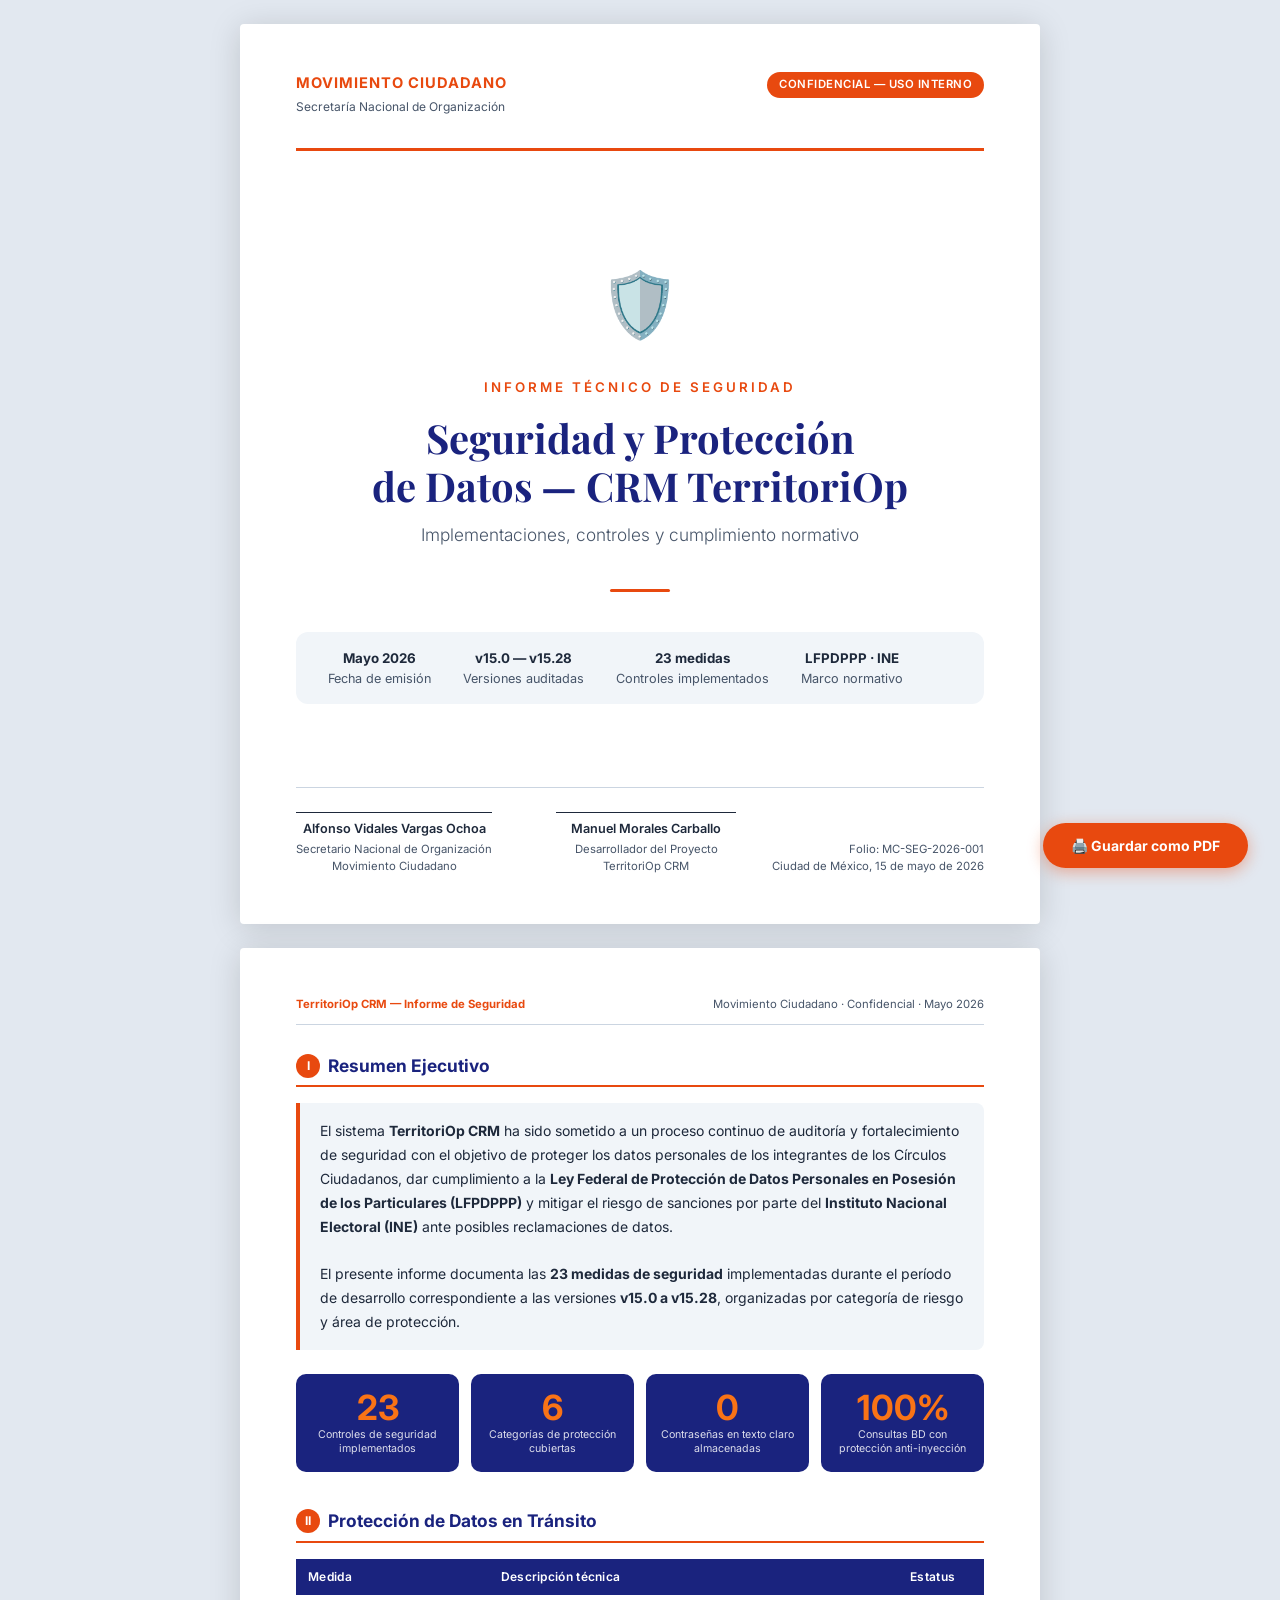
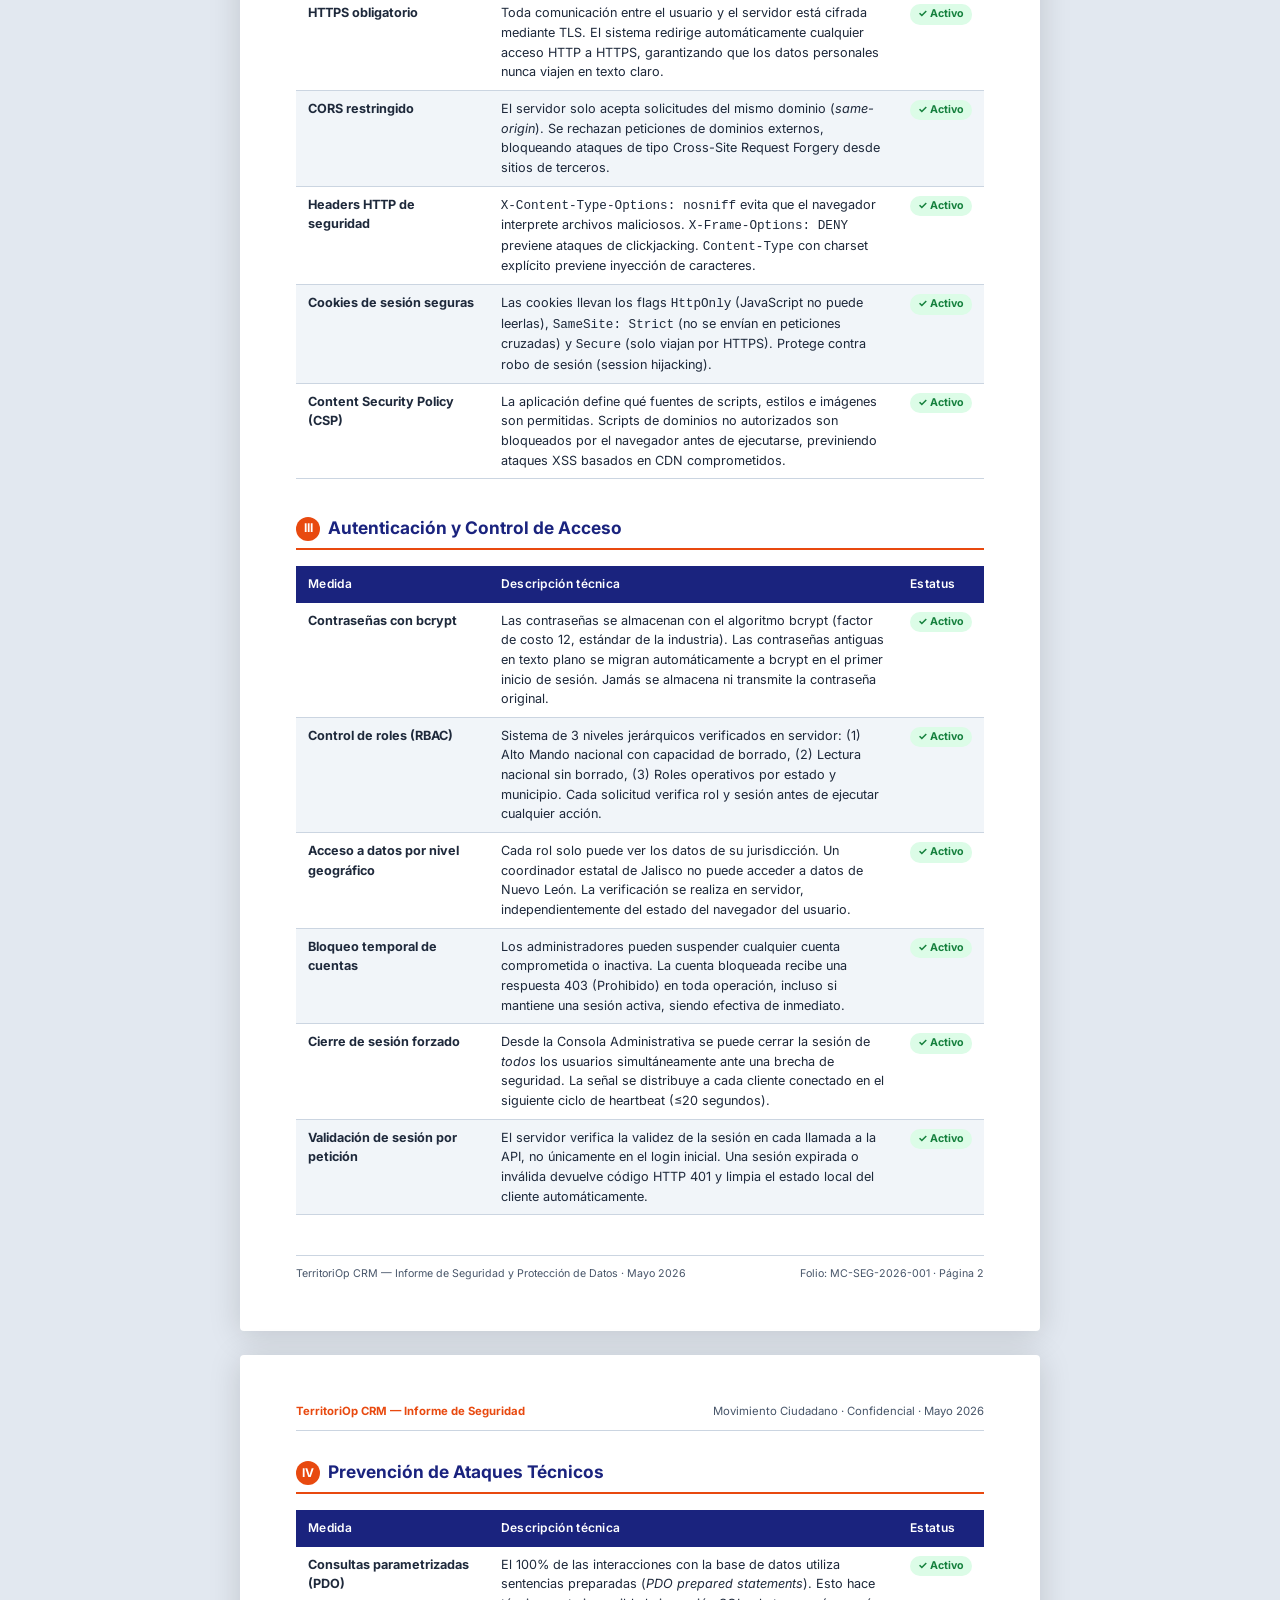
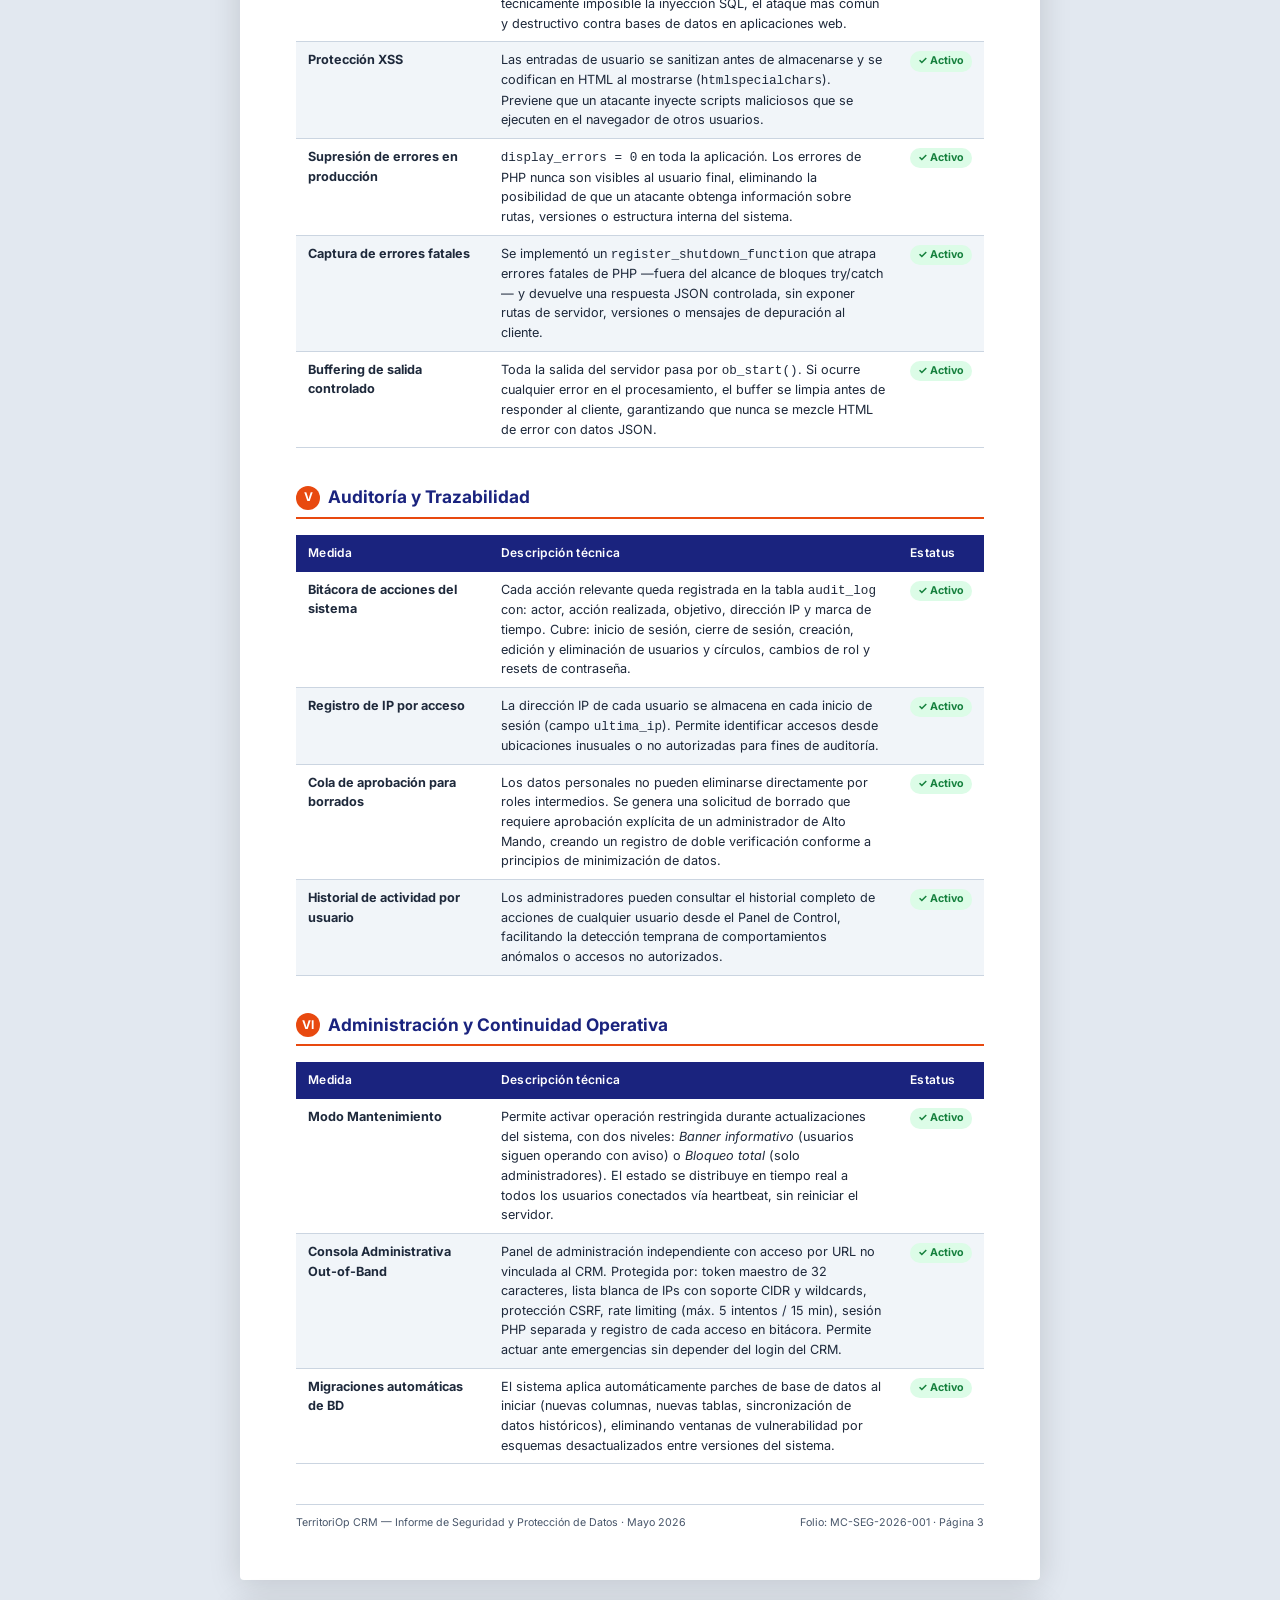
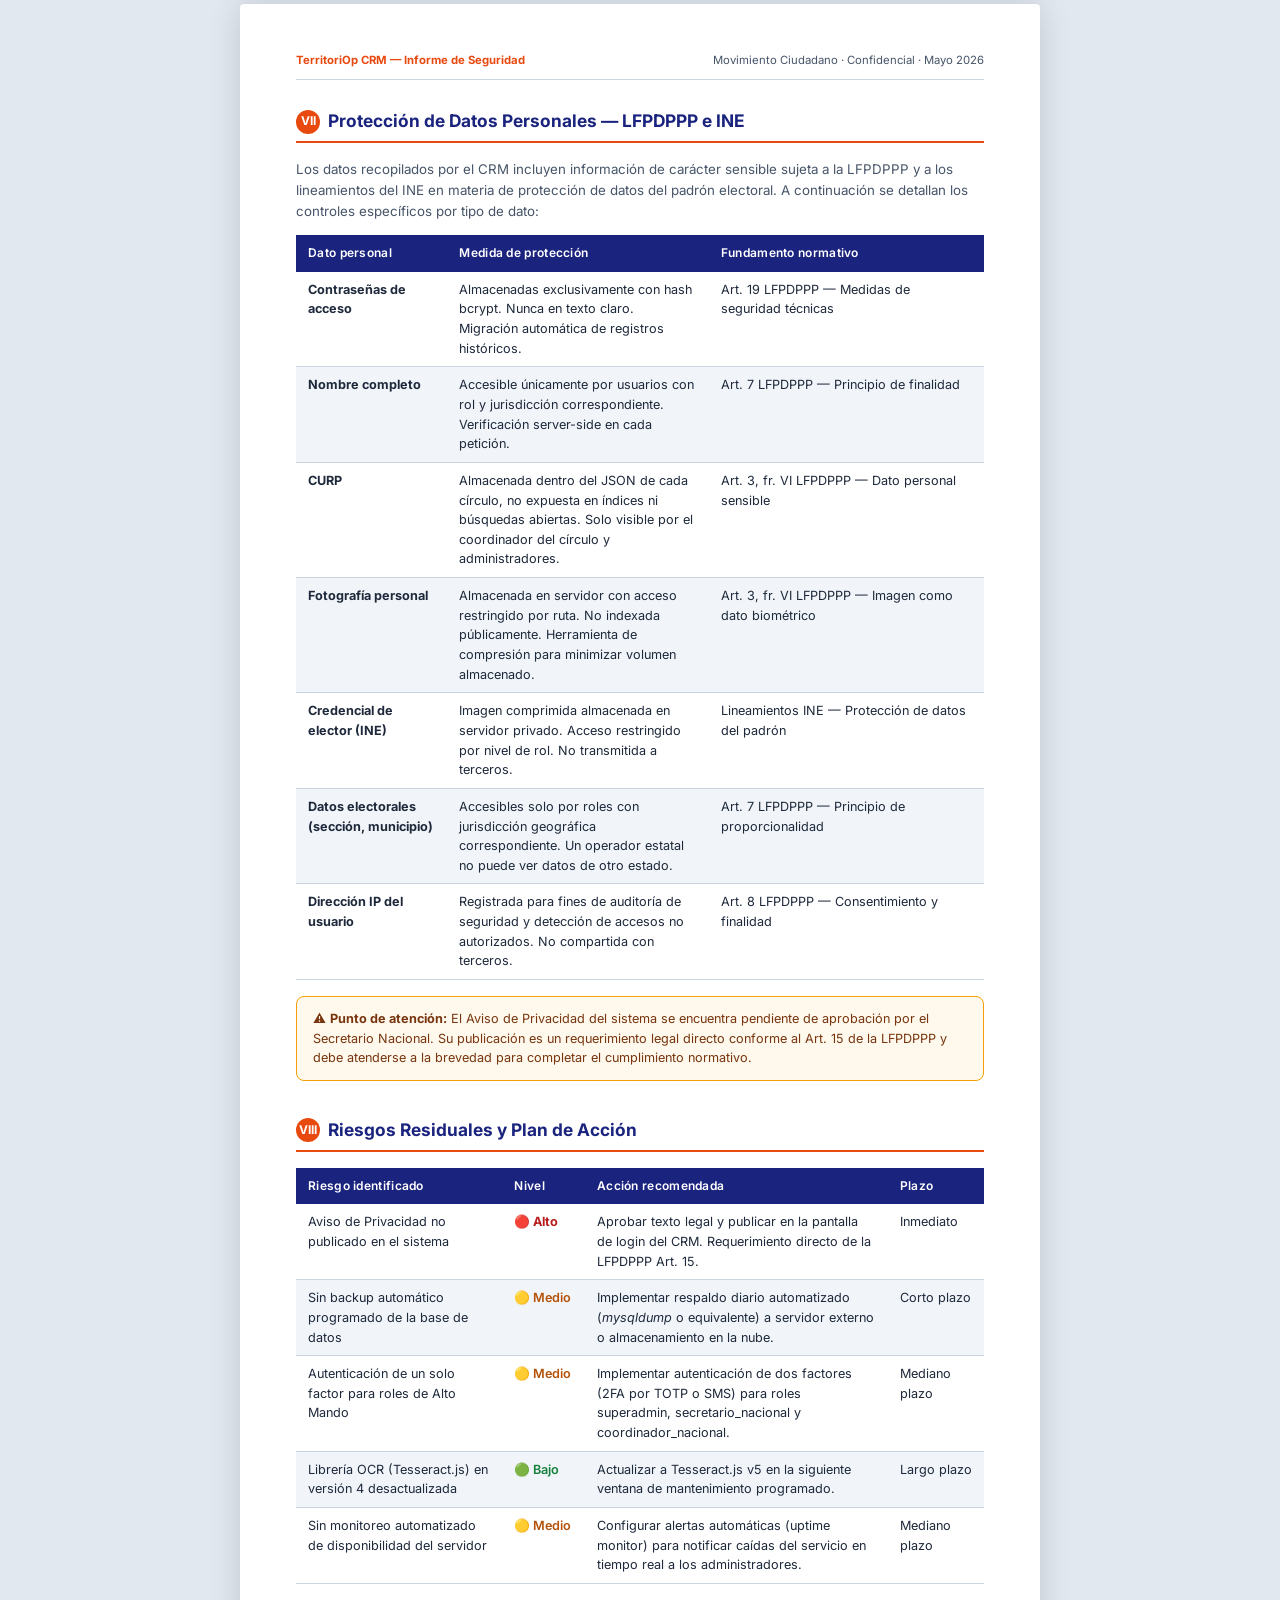
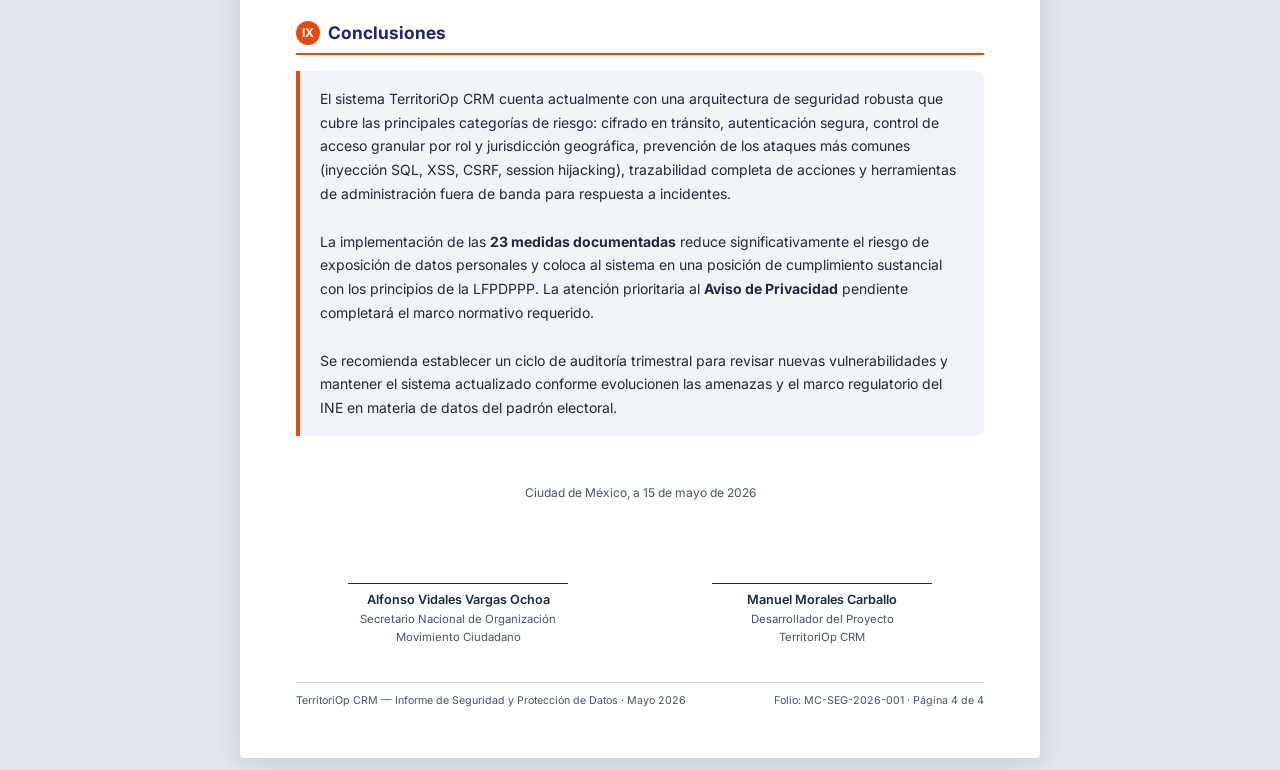
<file: informe-seguridad-crm-2026.html>
<!DOCTYPE html>
<html lang="es">
<head>
<meta charset="UTF-8">
<meta name="viewport" content="width=device-width, initial-scale=1.0">
<title>Informe de Seguridad — TerritoriOp CRM 2026</title>
<style>
  /* ── Fuentes ── */
  @import url('https://fonts.googleapis.com/css2?family=Inter:wght@300;400;500;600;700&family=Playfair+Display:wght@700&display=swap');

  /* ── Reset ── */
  *, *::before, *::after { box-sizing: border-box; margin: 0; padding: 0; }

  /* ── Variables ── */
  :root {
    --naranja:  #E8490F;
    --naranja2: #f97316;
    --azul:     #1a237e;
    --gris:     #475569;
    --gris-claro: #f1f5f9;
    --borde:    #cbd5e1;
    --texto:    #1e293b;
    --ok:       #15803d;
    --warn:     #b45309;
    --danger:   #b91c1c;
  }

  /* ── Página ── */
  body {
    font-family: 'Inter', sans-serif;
    color: var(--texto);
    background: #fff;
    font-size: 10.5pt;
    line-height: 1.55;
  }

  .page {
    max-width: 800px;
    margin: 0 auto;
    padding: 48px 56px;
  }

  /* ── Portada ── */
  .portada {
    min-height: 100vh;
    display: flex;
    flex-direction: column;
    justify-content: space-between;
    page-break-after: always;
  }

  .portada-header {
    display: flex;
    justify-content: space-between;
    align-items: flex-start;
    padding-bottom: 32px;
    border-bottom: 3px solid var(--naranja);
  }

  .portada-logo-text {
    font-size: 11pt;
    font-weight: 700;
    color: var(--naranja);
    letter-spacing: 1px;
    text-transform: uppercase;
  }

  .portada-logo-sub {
    font-size: 9pt;
    color: var(--gris);
    margin-top: 3px;
  }

  .portada-clasificacion {
    font-size: 8.5pt;
    background: var(--naranja);
    color: #fff;
    padding: 4px 12px;
    border-radius: 20px;
    font-weight: 600;
    letter-spacing: .5px;
  }

  .portada-centro {
    text-align: center;
    flex: 1;
    display: flex;
    flex-direction: column;
    justify-content: center;
    padding: 60px 0 40px;
  }

  .portada-escudo {
    font-size: 64px;
    margin-bottom: 24px;
  }

  .portada-tipo {
    font-size: 10pt;
    color: var(--naranja);
    font-weight: 600;
    text-transform: uppercase;
    letter-spacing: 3px;
    margin-bottom: 16px;
  }

  .portada-titulo {
    font-family: 'Playfair Display', serif;
    font-size: 30pt;
    color: var(--azul);
    line-height: 1.2;
    margin-bottom: 12px;
  }

  .portada-subtitulo {
    font-size: 13pt;
    color: var(--gris);
    font-weight: 300;
    margin-bottom: 40px;
  }

  .portada-linea {
    width: 60px;
    height: 3px;
    background: var(--naranja);
    margin: 0 auto 40px;
    border-radius: 2px;
  }

  .portada-meta {
    display: inline-flex;
    gap: 32px;
    background: var(--gris-claro);
    border-radius: 12px;
    padding: 16px 32px;
    font-size: 9.5pt;
    color: var(--gris);
  }

  .portada-meta-item strong {
    display: block;
    color: var(--texto);
    font-size: 10pt;
  }

  .portada-pie {
    border-top: 1px solid var(--borde);
    padding-top: 24px;
    display: flex;
    justify-content: space-between;
    align-items: flex-end;
  }

  .portada-firmas {
    display: flex;
    gap: 64px;
  }

  .firma {
    text-align: center;
    min-width: 180px;
  }

  .firma-linea {
    width: 100%;
    height: 1px;
    background: var(--texto);
    margin-bottom: 6px;
  }

  .firma-nombre {
    font-size: 9.5pt;
    font-weight: 600;
    color: var(--texto);
  }

  .firma-cargo {
    font-size: 8.5pt;
    color: var(--gris);
    margin-top: 2px;
  }

  .portada-folio {
    font-size: 8.5pt;
    color: var(--gris);
    text-align: right;
  }

  /* ── Secciones del informe ── */
  .seccion {
    margin-bottom: 36px;
  }

  .seccion-titulo {
    font-size: 13pt;
    font-weight: 700;
    color: var(--azul);
    border-bottom: 2px solid var(--naranja);
    padding-bottom: 6px;
    margin-bottom: 16px;
    display: flex;
    align-items: center;
    gap: 8px;
  }

  .seccion-numero {
    background: var(--naranja);
    color: #fff;
    font-size: 9pt;
    font-weight: 700;
    width: 24px;
    height: 24px;
    border-radius: 50%;
    display: inline-flex;
    align-items: center;
    justify-content: center;
    flex-shrink: 0;
  }

  /* ── Resumen ejecutivo ── */
  .resumen-box {
    background: var(--gris-claro);
    border-left: 4px solid var(--naranja);
    border-radius: 0 8px 8px 0;
    padding: 16px 20px;
    margin-bottom: 24px;
    font-size: 10.5pt;
    line-height: 1.7;
  }

  .kpi-grid {
    display: grid;
    grid-template-columns: repeat(4, 1fr);
    gap: 12px;
    margin: 20px 0;
  }

  .kpi {
    background: var(--azul);
    color: #fff;
    border-radius: 10px;
    padding: 16px 12px;
    text-align: center;
  }

  .kpi-val {
    font-size: 26pt;
    font-weight: 700;
    line-height: 1;
    color: var(--naranja2);
  }

  .kpi-lbl {
    font-size: 8pt;
    margin-top: 4px;
    opacity: .85;
    line-height: 1.3;
  }

  /* ── Tablas ── */
  table {
    width: 100%;
    border-collapse: collapse;
    font-size: 9.5pt;
    margin-bottom: 8px;
  }

  thead tr {
    background: var(--azul);
    color: #fff;
  }

  thead th {
    padding: 9px 12px;
    text-align: left;
    font-weight: 600;
    font-size: 9pt;
    letter-spacing: .3px;
  }

  tbody tr:nth-child(even) {
    background: var(--gris-claro);
  }

  tbody tr:nth-child(odd) {
    background: #fff;
  }

  tbody td {
    padding: 8px 12px;
    border-bottom: 1px solid var(--borde);
    vertical-align: top;
  }

  .badge {
    display: inline-block;
    padding: 2px 8px;
    border-radius: 10px;
    font-size: 8pt;
    font-weight: 700;
    white-space: nowrap;
  }

  .badge-ok     { background: #dcfce7; color: var(--ok); }
  .badge-warn   { background: #fef3c7; color: var(--warn); }
  .badge-danger { background: #fee2e2; color: var(--danger); }

  .risk-alto   { color: var(--danger); font-weight: 700; }
  .risk-medio  { color: var(--warn);  font-weight: 600; }
  .risk-bajo   { color: var(--ok);    font-weight: 600; }

  /* ── Nota al pie de tabla ── */
  .nota {
    font-size: 8.5pt;
    color: var(--gris);
    font-style: italic;
    margin-top: 4px;
  }

  /* ── Alerta ── */
  .alerta {
    background: #fef9ec;
    border: 1px solid #f59e0b;
    border-radius: 8px;
    padding: 12px 16px;
    font-size: 9.5pt;
    color: #78350f;
    margin: 16px 0;
  }

  /* ── Encabezado de página interior ── */
  .header-pagina {
    display: flex;
    justify-content: space-between;
    align-items: center;
    padding-bottom: 10px;
    border-bottom: 1px solid var(--borde);
    margin-bottom: 28px;
    font-size: 8.5pt;
    color: var(--gris);
  }

  .header-pagina strong {
    color: var(--naranja);
    font-weight: 700;
  }

  /* ── Pie de página ── */
  .footer-pagina {
    margin-top: 40px;
    padding-top: 10px;
    border-top: 1px solid var(--borde);
    font-size: 8pt;
    color: var(--gris);
    display: flex;
    justify-content: space-between;
  }

  /* ── Print ── */
  @media print {
    body { font-size: 9.5pt; }
    .page { padding: 30px 40px; }
    .portada { min-height: auto; page-break-after: always; }
    .salto { page-break-before: always; }
    .no-salto { page-break-inside: avoid; }
    @page {
      size: Letter;
      margin: 18mm 16mm;
    }
    @page :first { margin: 0; }
  }

  /* ── Pantalla ── */
  @media screen {
    body { background: #e2e8f0; }
    .page { background: #fff; margin: 24px auto; box-shadow: 0 4px 32px rgba(0,0,0,.15); border-radius: 4px; }
    .portada { min-height: 900px; }
    .btn-imprimir {
      position: fixed; bottom: 32px; right: 32px;
      background: var(--naranja); color: #fff;
      border: none; border-radius: 50px; padding: 14px 28px;
      font-size: 14px; font-weight: 700; cursor: pointer;
      box-shadow: 0 4px 16px rgba(232,73,15,.4);
      font-family: inherit;
      z-index: 999;
      display: flex; align-items: center; gap: 8px;
    }
    .btn-imprimir:hover { background: #c73d0a; }
  }
</style>
</head>
<body>

<button class="btn-imprimir" onclick="window.print()">🖨️ Guardar como PDF</button>

<!-- ══════════════════════════════════════════
     PORTADA
══════════════════════════════════════════ -->
<div class="page portada">

  <div class="portada-header">
    <div>
      <div class="portada-logo-text">Movimiento Ciudadano</div>
      <div class="portada-logo-sub">Secretaría Nacional de Organización</div>
    </div>
    <div class="portada-clasificacion">CONFIDENCIAL — USO INTERNO</div>
  </div>

  <div class="portada-centro">
    <div class="portada-escudo">🛡️</div>
    <div class="portada-tipo">Informe Técnico de Seguridad</div>
    <h1 class="portada-titulo">Seguridad y Protección<br>de Datos — CRM TerritoriOp</h1>
    <p class="portada-subtitulo">Implementaciones, controles y cumplimiento normativo</p>
    <div class="portada-linea"></div>
    <div class="portada-meta">
      <div class="portada-meta-item">
        <strong>Mayo 2026</strong>
        Fecha de emisión
      </div>
      <div class="portada-meta-item">
        <strong>v15.0 — v15.28</strong>
        Versiones auditadas
      </div>
      <div class="portada-meta-item">
        <strong>23 medidas</strong>
        Controles implementados
      </div>
      <div class="portada-meta-item">
        <strong>LFPDPPP · INE</strong>
        Marco normativo
      </div>
    </div>
  </div>

  <div class="portada-pie">
    <div class="portada-firmas">
      <div class="firma">
        <div class="firma-linea"></div>
        <div class="firma-nombre">Alfonso Vidales Vargas Ochoa</div>
        <div class="firma-cargo">Secretario Nacional de Organización<br>Movimiento Ciudadano</div>
      </div>
      <div class="firma">
        <div class="firma-linea"></div>
        <div class="firma-nombre">Manuel Morales Carballo</div>
        <div class="firma-cargo">Desarrollador del Proyecto<br>TerritoriOp CRM</div>
      </div>
    </div>
    <div class="portada-folio">
      Folio: MC-SEG-2026-001<br>
      Ciudad de México, 15 de mayo de 2026
    </div>
  </div>

</div><!-- /portada -->


<!-- ══════════════════════════════════════════
     CUERPO DEL INFORME
══════════════════════════════════════════ -->
<div class="page salto">

  <div class="header-pagina">
    <strong>TerritoriOp CRM — Informe de Seguridad</strong>
    <span>Movimiento Ciudadano · Confidencial · Mayo 2026</span>
  </div>

  <!-- RESUMEN EJECUTIVO -->
  <div class="seccion no-salto">
    <div class="seccion-titulo">
      <span class="seccion-numero">I</span>
      Resumen Ejecutivo
    </div>
    <div class="resumen-box">
      El sistema <strong>TerritoriOp CRM</strong> ha sido sometido a un proceso continuo de auditoría y fortalecimiento de seguridad con el objetivo de proteger los datos personales de los integrantes de los Círculos Ciudadanos, dar cumplimiento a la <strong>Ley Federal de Protección de Datos Personales en Posesión de los Particulares (LFPDPPP)</strong> y mitigar el riesgo de sanciones por parte del <strong>Instituto Nacional Electoral (INE)</strong> ante posibles reclamaciones de datos.<br><br>
      El presente informe documenta las <strong>23 medidas de seguridad</strong> implementadas durante el período de desarrollo correspondiente a las versiones <strong>v15.0 a v15.28</strong>, organizadas por categoría de riesgo y área de protección.
    </div>

    <div class="kpi-grid">
      <div class="kpi">
        <div class="kpi-val">23</div>
        <div class="kpi-lbl">Controles de seguridad implementados</div>
      </div>
      <div class="kpi">
        <div class="kpi-val">6</div>
        <div class="kpi-lbl">Categorías de protección cubiertas</div>
      </div>
      <div class="kpi">
        <div class="kpi-val">0</div>
        <div class="kpi-lbl">Contraseñas en texto claro almacenadas</div>
      </div>
      <div class="kpi">
        <div class="kpi-val">100%</div>
        <div class="kpi-lbl">Consultas BD con protección anti-inyección</div>
      </div>
    </div>
  </div>

  <!-- SECCIÓN II: TRÁNSITO -->
  <div class="seccion no-salto">
    <div class="seccion-titulo">
      <span class="seccion-numero">II</span>
      Protección de Datos en Tránsito
    </div>
    <table>
      <thead>
        <tr><th style="width:28%">Medida</th><th>Descripción técnica</th><th style="width:12%">Estatus</th></tr>
      </thead>
      <tbody>
        <tr>
          <td><strong>HTTPS obligatorio</strong></td>
          <td>Toda comunicación entre el usuario y el servidor está cifrada mediante TLS. El sistema redirige automáticamente cualquier acceso HTTP a HTTPS, garantizando que los datos personales nunca viajen en texto claro.</td>
          <td><span class="badge badge-ok">✓ Activo</span></td>
        </tr>
        <tr>
          <td><strong>CORS restringido</strong></td>
          <td>El servidor solo acepta solicitudes del mismo dominio (<em>same-origin</em>). Se rechazan peticiones de dominios externos, bloqueando ataques de tipo Cross-Site Request Forgery desde sitios de terceros.</td>
          <td><span class="badge badge-ok">✓ Activo</span></td>
        </tr>
        <tr>
          <td><strong>Headers HTTP de seguridad</strong></td>
          <td><code>X-Content-Type-Options: nosniff</code> evita que el navegador interprete archivos maliciosos. <code>X-Frame-Options: DENY</code> previene ataques de clickjacking. <code>Content-Type</code> con charset explícito previene inyección de caracteres.</td>
          <td><span class="badge badge-ok">✓ Activo</span></td>
        </tr>
        <tr>
          <td><strong>Cookies de sesión seguras</strong></td>
          <td>Las cookies llevan los flags <code>HttpOnly</code> (JavaScript no puede leerlas), <code>SameSite: Strict</code> (no se envían en peticiones cruzadas) y <code>Secure</code> (solo viajan por HTTPS). Protege contra robo de sesión (session hijacking).</td>
          <td><span class="badge badge-ok">✓ Activo</span></td>
        </tr>
        <tr>
          <td><strong>Content Security Policy (CSP)</strong></td>
          <td>La aplicación define qué fuentes de scripts, estilos e imágenes son permitidas. Scripts de dominios no autorizados son bloqueados por el navegador antes de ejecutarse, previniendo ataques XSS basados en CDN comprometidos.</td>
          <td><span class="badge badge-ok">✓ Activo</span></td>
        </tr>
      </tbody>
    </table>
  </div>

  <!-- SECCIÓN III: AUTENTICACIÓN -->
  <div class="seccion no-salto">
    <div class="seccion-titulo">
      <span class="seccion-numero">III</span>
      Autenticación y Control de Acceso
    </div>
    <table>
      <thead>
        <tr><th style="width:28%">Medida</th><th>Descripción técnica</th><th style="width:12%">Estatus</th></tr>
      </thead>
      <tbody>
        <tr>
          <td><strong>Contraseñas con bcrypt</strong></td>
          <td>Las contraseñas se almacenan con el algoritmo bcrypt (factor de costo 12, estándar de la industria). Las contraseñas antiguas en texto plano se migran automáticamente a bcrypt en el primer inicio de sesión. Jamás se almacena ni transmite la contraseña original.</td>
          <td><span class="badge badge-ok">✓ Activo</span></td>
        </tr>
        <tr>
          <td><strong>Control de roles (RBAC)</strong></td>
          <td>Sistema de 3 niveles jerárquicos verificados en servidor: (1) Alto Mando nacional con capacidad de borrado, (2) Lectura nacional sin borrado, (3) Roles operativos por estado y municipio. Cada solicitud verifica rol y sesión antes de ejecutar cualquier acción.</td>
          <td><span class="badge badge-ok">✓ Activo</span></td>
        </tr>
        <tr>
          <td><strong>Acceso a datos por nivel geográfico</strong></td>
          <td>Cada rol solo puede ver los datos de su jurisdicción. Un coordinador estatal de Jalisco no puede acceder a datos de Nuevo León. La verificación se realiza en servidor, independientemente del estado del navegador del usuario.</td>
          <td><span class="badge badge-ok">✓ Activo</span></td>
        </tr>
        <tr>
          <td><strong>Bloqueo temporal de cuentas</strong></td>
          <td>Los administradores pueden suspender cualquier cuenta comprometida o inactiva. La cuenta bloqueada recibe una respuesta 403 (Prohibido) en toda operación, incluso si mantiene una sesión activa, siendo efectiva de inmediato.</td>
          <td><span class="badge badge-ok">✓ Activo</span></td>
        </tr>
        <tr>
          <td><strong>Cierre de sesión forzado</strong></td>
          <td>Desde la Consola Administrativa se puede cerrar la sesión de <em>todos</em> los usuarios simultáneamente ante una brecha de seguridad. La señal se distribuye a cada cliente conectado en el siguiente ciclo de heartbeat (≤20 segundos).</td>
          <td><span class="badge badge-ok">✓ Activo</span></td>
        </tr>
        <tr>
          <td><strong>Validación de sesión por petición</strong></td>
          <td>El servidor verifica la validez de la sesión en cada llamada a la API, no únicamente en el login inicial. Una sesión expirada o inválida devuelve código HTTP 401 y limpia el estado local del cliente automáticamente.</td>
          <td><span class="badge badge-ok">✓ Activo</span></td>
        </tr>
      </tbody>
    </table>
  </div>

  <div class="footer-pagina">
    <span>TerritoriOp CRM — Informe de Seguridad y Protección de Datos · Mayo 2026</span>
    <span>Folio: MC-SEG-2026-001 · Página 2</span>
  </div>

</div><!-- /page 2 -->


<!-- ══════════════ PÁGINA 3 ══════════════ -->
<div class="page salto">

  <div class="header-pagina">
    <strong>TerritoriOp CRM — Informe de Seguridad</strong>
    <span>Movimiento Ciudadano · Confidencial · Mayo 2026</span>
  </div>

  <!-- SECCIÓN IV: PREVENCIÓN DE ATAQUES -->
  <div class="seccion no-salto">
    <div class="seccion-titulo">
      <span class="seccion-numero">IV</span>
      Prevención de Ataques Técnicos
    </div>
    <table>
      <thead>
        <tr><th style="width:28%">Medida</th><th>Descripción técnica</th><th style="width:12%">Estatus</th></tr>
      </thead>
      <tbody>
        <tr>
          <td><strong>Consultas parametrizadas (PDO)</strong></td>
          <td>El 100% de las interacciones con la base de datos utiliza sentencias preparadas (<em>PDO prepared statements</em>). Esto hace técnicamente imposible la inyección SQL, el ataque más común y destructivo contra bases de datos en aplicaciones web.</td>
          <td><span class="badge badge-ok">✓ Activo</span></td>
        </tr>
        <tr>
          <td><strong>Protección XSS</strong></td>
          <td>Las entradas de usuario se sanitizan antes de almacenarse y se codifican en HTML al mostrarse (<code>htmlspecialchars</code>). Previene que un atacante inyecte scripts maliciosos que se ejecuten en el navegador de otros usuarios.</td>
          <td><span class="badge badge-ok">✓ Activo</span></td>
        </tr>
        <tr>
          <td><strong>Supresión de errores en producción</strong></td>
          <td><code>display_errors = 0</code> en toda la aplicación. Los errores de PHP nunca son visibles al usuario final, eliminando la posibilidad de que un atacante obtenga información sobre rutas, versiones o estructura interna del sistema.</td>
          <td><span class="badge badge-ok">✓ Activo</span></td>
        </tr>
        <tr>
          <td><strong>Captura de errores fatales</strong></td>
          <td>Se implementó un <code>register_shutdown_function</code> que atrapa errores fatales de PHP —fuera del alcance de bloques try/catch— y devuelve una respuesta JSON controlada, sin exponer rutas de servidor, versiones o mensajes de depuración al cliente.</td>
          <td><span class="badge badge-ok">✓ Activo</span></td>
        </tr>
        <tr>
          <td><strong>Buffering de salida controlado</strong></td>
          <td>Toda la salida del servidor pasa por <code>ob_start()</code>. Si ocurre cualquier error en el procesamiento, el buffer se limpia antes de responder al cliente, garantizando que nunca se mezcle HTML de error con datos JSON.</td>
          <td><span class="badge badge-ok">✓ Activo</span></td>
        </tr>
      </tbody>
    </table>
  </div>

  <!-- SECCIÓN V: AUDITORÍA -->
  <div class="seccion no-salto">
    <div class="seccion-titulo">
      <span class="seccion-numero">V</span>
      Auditoría y Trazabilidad
    </div>
    <table>
      <thead>
        <tr><th style="width:28%">Medida</th><th>Descripción técnica</th><th style="width:12%">Estatus</th></tr>
      </thead>
      <tbody>
        <tr>
          <td><strong>Bitácora de acciones del sistema</strong></td>
          <td>Cada acción relevante queda registrada en la tabla <code>audit_log</code> con: actor, acción realizada, objetivo, dirección IP y marca de tiempo. Cubre: inicio de sesión, cierre de sesión, creación, edición y eliminación de usuarios y círculos, cambios de rol y resets de contraseña.</td>
          <td><span class="badge badge-ok">✓ Activo</span></td>
        </tr>
        <tr>
          <td><strong>Registro de IP por acceso</strong></td>
          <td>La dirección IP de cada usuario se almacena en cada inicio de sesión (campo <code>ultima_ip</code>). Permite identificar accesos desde ubicaciones inusuales o no autorizadas para fines de auditoría.</td>
          <td><span class="badge badge-ok">✓ Activo</span></td>
        </tr>
        <tr>
          <td><strong>Cola de aprobación para borrados</strong></td>
          <td>Los datos personales no pueden eliminarse directamente por roles intermedios. Se genera una solicitud de borrado que requiere aprobación explícita de un administrador de Alto Mando, creando un registro de doble verificación conforme a principios de minimización de datos.</td>
          <td><span class="badge badge-ok">✓ Activo</span></td>
        </tr>
        <tr>
          <td><strong>Historial de actividad por usuario</strong></td>
          <td>Los administradores pueden consultar el historial completo de acciones de cualquier usuario desde el Panel de Control, facilitando la detección temprana de comportamientos anómalos o accesos no autorizados.</td>
          <td><span class="badge badge-ok">✓ Activo</span></td>
        </tr>
      </tbody>
    </table>
  </div>

  <!-- SECCIÓN VI: ADMINISTRACIÓN -->
  <div class="seccion no-salto">
    <div class="seccion-titulo">
      <span class="seccion-numero">VI</span>
      Administración y Continuidad Operativa
    </div>
    <table>
      <thead>
        <tr><th style="width:28%">Medida</th><th>Descripción técnica</th><th style="width:12%">Estatus</th></tr>
      </thead>
      <tbody>
        <tr>
          <td><strong>Modo Mantenimiento</strong></td>
          <td>Permite activar operación restringida durante actualizaciones del sistema, con dos niveles: <em>Banner informativo</em> (usuarios siguen operando con aviso) o <em>Bloqueo total</em> (solo administradores). El estado se distribuye en tiempo real a todos los usuarios conectados vía heartbeat, sin reiniciar el servidor.</td>
          <td><span class="badge badge-ok">✓ Activo</span></td>
        </tr>
        <tr>
          <td><strong>Consola Administrativa Out-of-Band</strong></td>
          <td>Panel de administración independiente con acceso por URL no vinculada al CRM. Protegida por: token maestro de 32 caracteres, lista blanca de IPs con soporte CIDR y wildcards, protección CSRF, rate limiting (máx. 5 intentos / 15 min), sesión PHP separada y registro de cada acceso en bitácora. Permite actuar ante emergencias sin depender del login del CRM.</td>
          <td><span class="badge badge-ok">✓ Activo</span></td>
        </tr>
        <tr>
          <td><strong>Migraciones automáticas de BD</strong></td>
          <td>El sistema aplica automáticamente parches de base de datos al iniciar (nuevas columnas, nuevas tablas, sincronización de datos históricos), eliminando ventanas de vulnerabilidad por esquemas desactualizados entre versiones del sistema.</td>
          <td><span class="badge badge-ok">✓ Activo</span></td>
        </tr>
      </tbody>
    </table>
  </div>

  <div class="footer-pagina">
    <span>TerritoriOp CRM — Informe de Seguridad y Protección de Datos · Mayo 2026</span>
    <span>Folio: MC-SEG-2026-001 · Página 3</span>
  </div>

</div><!-- /page 3 -->


<!-- ══════════════ PÁGINA 4 ══════════════ -->
<div class="page salto">

  <div class="header-pagina">
    <strong>TerritoriOp CRM — Informe de Seguridad</strong>
    <span>Movimiento Ciudadano · Confidencial · Mayo 2026</span>
  </div>

  <!-- SECCIÓN VII: DATOS PERSONALES -->
  <div class="seccion no-salto">
    <div class="seccion-titulo">
      <span class="seccion-numero">VII</span>
      Protección de Datos Personales — LFPDPPP e INE
    </div>
    <p style="margin-bottom:14px;font-size:10pt;color:var(--gris);">
      Los datos recopilados por el CRM incluyen información de carácter sensible sujeta a la LFPDPPP y a los lineamientos del INE en materia de protección de datos del padrón electoral. A continuación se detallan los controles específicos por tipo de dato:
    </p>
    <table>
      <thead>
        <tr><th style="width:22%">Dato personal</th><th style="width:38%">Medida de protección</th><th>Fundamento normativo</th></tr>
      </thead>
      <tbody>
        <tr>
          <td><strong>Contraseñas de acceso</strong></td>
          <td>Almacenadas exclusivamente con hash bcrypt. Nunca en texto claro. Migración automática de registros históricos.</td>
          <td>Art. 19 LFPDPPP — Medidas de seguridad técnicas</td>
        </tr>
        <tr>
          <td><strong>Nombre completo</strong></td>
          <td>Accesible únicamente por usuarios con rol y jurisdicción correspondiente. Verificación server-side en cada petición.</td>
          <td>Art. 7 LFPDPPP — Principio de finalidad</td>
        </tr>
        <tr>
          <td><strong>CURP</strong></td>
          <td>Almacenada dentro del JSON de cada círculo, no expuesta en índices ni búsquedas abiertas. Solo visible por el coordinador del círculo y administradores.</td>
          <td>Art. 3, fr. VI LFPDPPP — Dato personal sensible</td>
        </tr>
        <tr>
          <td><strong>Fotografía personal</strong></td>
          <td>Almacenada en servidor con acceso restringido por ruta. No indexada públicamente. Herramienta de compresión para minimizar volumen almacenado.</td>
          <td>Art. 3, fr. VI LFPDPPP — Imagen como dato biométrico</td>
        </tr>
        <tr>
          <td><strong>Credencial de elector (INE)</strong></td>
          <td>Imagen comprimida almacenada en servidor privado. Acceso restringido por nivel de rol. No transmitida a terceros.</td>
          <td>Lineamientos INE — Protección de datos del padrón</td>
        </tr>
        <tr>
          <td><strong>Datos electorales (sección, municipio)</strong></td>
          <td>Accesibles solo por roles con jurisdicción geográfica correspondiente. Un operador estatal no puede ver datos de otro estado.</td>
          <td>Art. 7 LFPDPPP — Principio de proporcionalidad</td>
        </tr>
        <tr>
          <td><strong>Dirección IP del usuario</strong></td>
          <td>Registrada para fines de auditoría de seguridad y detección de accesos no autorizados. No compartida con terceros.</td>
          <td>Art. 8 LFPDPPP — Consentimiento y finalidad</td>
        </tr>
      </tbody>
    </table>

    <div class="alerta" style="margin-top:16px;">
      ⚠️ <strong>Punto de atención:</strong> El Aviso de Privacidad del sistema se encuentra pendiente de aprobación por el Secretario Nacional. Su publicación es un requerimiento legal directo conforme al Art. 15 de la LFPDPPP y debe atenderse a la brevedad para completar el cumplimiento normativo.
    </div>
  </div>

  <!-- SECCIÓN VIII: RIESGOS RESIDUALES -->
  <div class="seccion no-salto">
    <div class="seccion-titulo">
      <span class="seccion-numero">VIII</span>
      Riesgos Residuales y Plan de Acción
    </div>
    <table>
      <thead>
        <tr><th style="width:30%">Riesgo identificado</th><th style="width:12%">Nivel</th><th>Acción recomendada</th><th style="width:14%">Plazo</th></tr>
      </thead>
      <tbody>
        <tr>
          <td>Aviso de Privacidad no publicado en el sistema</td>
          <td><span class="risk-alto">🔴 Alto</span></td>
          <td>Aprobar texto legal y publicar en la pantalla de login del CRM. Requerimiento directo de la LFPDPPP Art. 15.</td>
          <td>Inmediato</td>
        </tr>
        <tr>
          <td>Sin backup automático programado de la base de datos</td>
          <td><span class="risk-medio">🟡 Medio</span></td>
          <td>Implementar respaldo diario automatizado (<em>mysqldump</em> o equivalente) a servidor externo o almacenamiento en la nube.</td>
          <td>Corto plazo</td>
        </tr>
        <tr>
          <td>Autenticación de un solo factor para roles de Alto Mando</td>
          <td><span class="risk-medio">🟡 Medio</span></td>
          <td>Implementar autenticación de dos factores (2FA por TOTP o SMS) para roles superadmin, secretario_nacional y coordinador_nacional.</td>
          <td>Mediano plazo</td>
        </tr>
        <tr>
          <td>Librería OCR (Tesseract.js) en versión 4 desactualizada</td>
          <td><span class="risk-bajo">🟢 Bajo</span></td>
          <td>Actualizar a Tesseract.js v5 en la siguiente ventana de mantenimiento programado.</td>
          <td>Largo plazo</td>
        </tr>
        <tr>
          <td>Sin monitoreo automatizado de disponibilidad del servidor</td>
          <td><span class="risk-medio">🟡 Medio</span></td>
          <td>Configurar alertas automáticas (uptime monitor) para notificar caídas del servicio en tiempo real a los administradores.</td>
          <td>Mediano plazo</td>
        </tr>
      </tbody>
    </table>
  </div>

  <!-- SECCIÓN IX: CONCLUSIONES -->
  <div class="seccion no-salto">
    <div class="seccion-titulo">
      <span class="seccion-numero">IX</span>
      Conclusiones
    </div>
    <div class="resumen-box">
      El sistema TerritoriOp CRM cuenta actualmente con una arquitectura de seguridad robusta que cubre las principales categorías de riesgo: cifrado en tránsito, autenticación segura, control de acceso granular por rol y jurisdicción geográfica, prevención de los ataques más comunes (inyección SQL, XSS, CSRF, session hijacking), trazabilidad completa de acciones y herramientas de administración fuera de banda para respuesta a incidentes.<br><br>
      La implementación de las <strong>23 medidas documentadas</strong> reduce significativamente el riesgo de exposición de datos personales y coloca al sistema en una posición de cumplimiento sustancial con los principios de la LFPDPPP. La atención prioritaria al <strong>Aviso de Privacidad</strong> pendiente completará el marco normativo requerido.<br><br>
      Se recomienda establecer un ciclo de auditoría trimestral para revisar nuevas vulnerabilidades y mantener el sistema actualizado conforme evolucionen las amenazas y el marco regulatorio del INE en materia de datos del padrón electoral.
    </div>
  </div>

  <!-- FIRMAS FINALES -->
  <div style="margin-top:48px;page-break-inside:avoid;">
    <p style="font-size:9pt;color:var(--gris);margin-bottom:32px;text-align:center;">
      Ciudad de México, a 15 de mayo de 2026
    </p>
    <div style="display:flex;justify-content:space-around;gap:40px;">
      <div class="firma" style="min-width:220px;">
        <div style="height:48px;"></div>
        <div class="firma-linea"></div>
        <div class="firma-nombre">Alfonso Vidales Vargas Ochoa</div>
        <div class="firma-cargo">Secretario Nacional de Organización<br>Movimiento Ciudadano</div>
      </div>
      <div class="firma" style="min-width:220px;">
        <div style="height:48px;"></div>
        <div class="firma-linea"></div>
        <div class="firma-nombre">Manuel Morales Carballo</div>
        <div class="firma-cargo">Desarrollador del Proyecto<br>TerritoriOp CRM</div>
      </div>
    </div>
  </div>

  <div class="footer-pagina" style="margin-top:36px;">
    <span>TerritoriOp CRM — Informe de Seguridad y Protección de Datos · Mayo 2026</span>
    <span>Folio: MC-SEG-2026-001 · Página 4 de 4</span>
  </div>

</div><!-- /page 4 -->

</body>
</html>
</file>
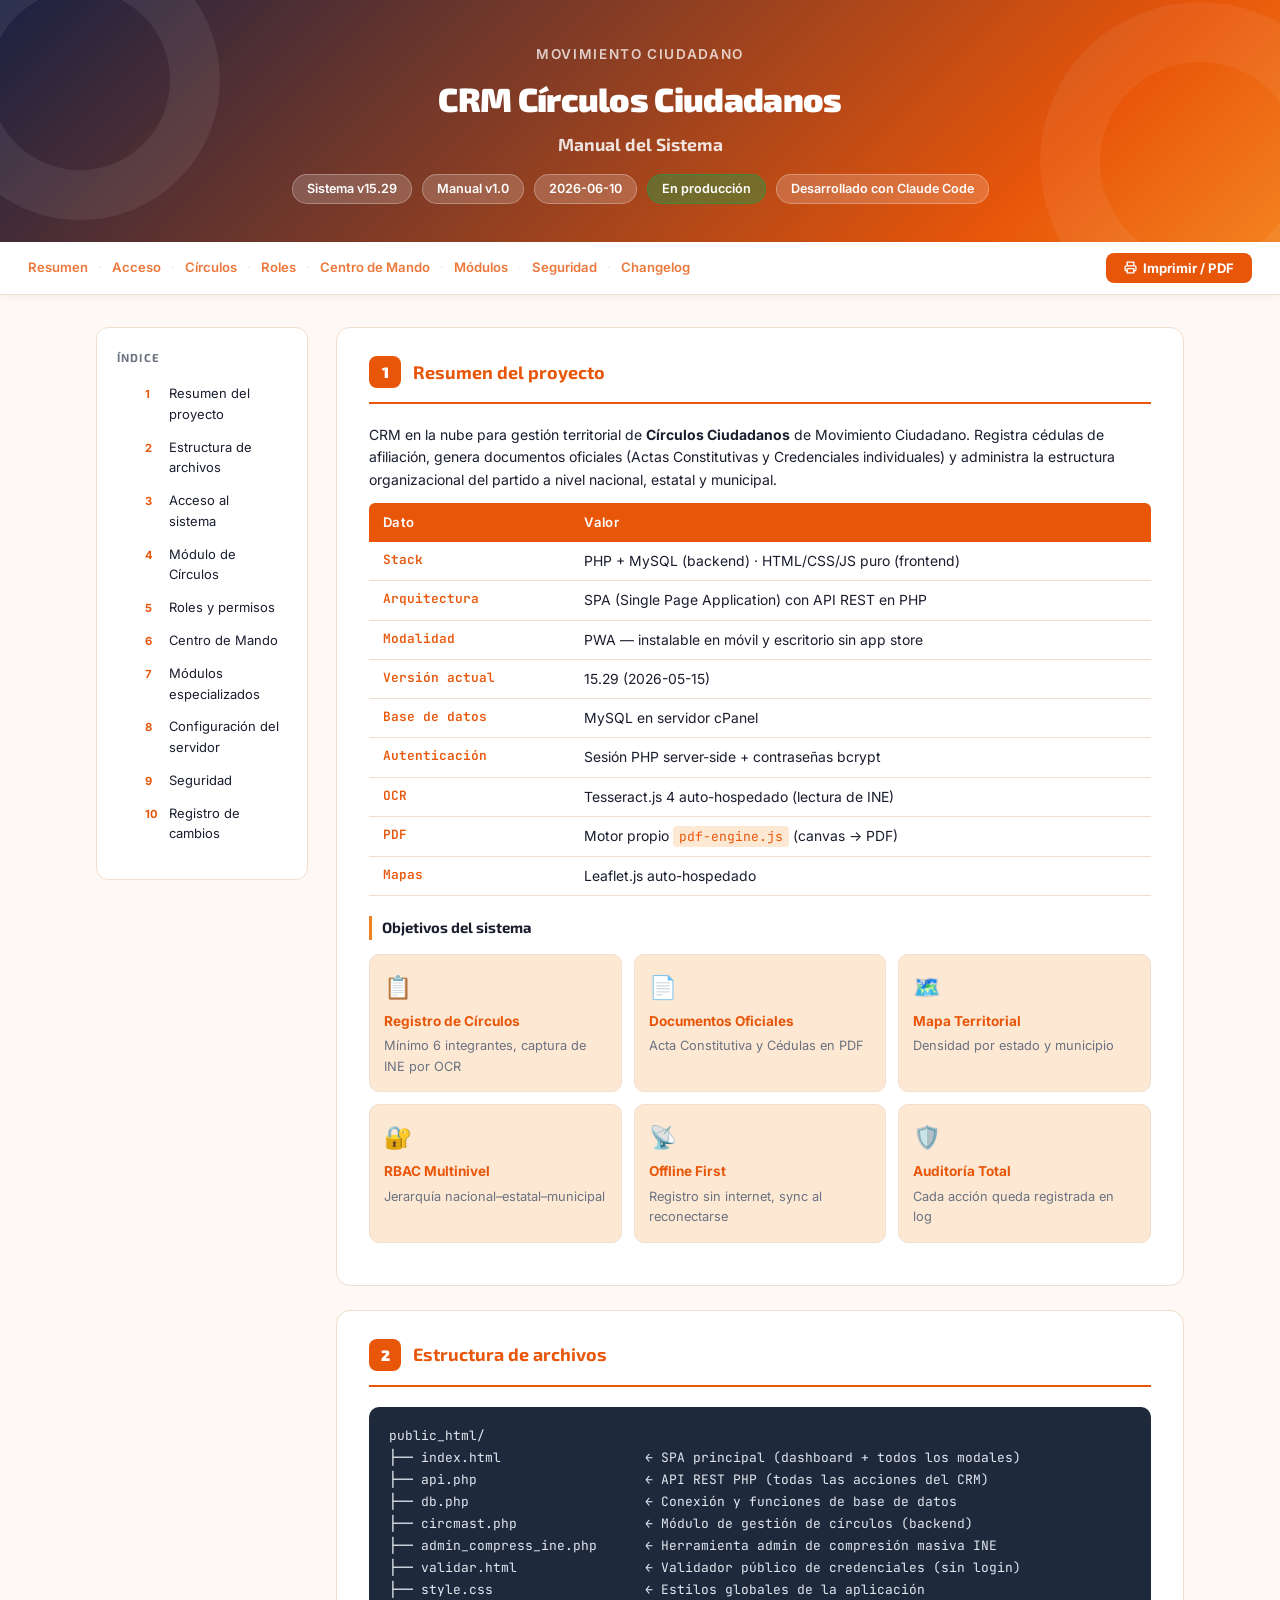
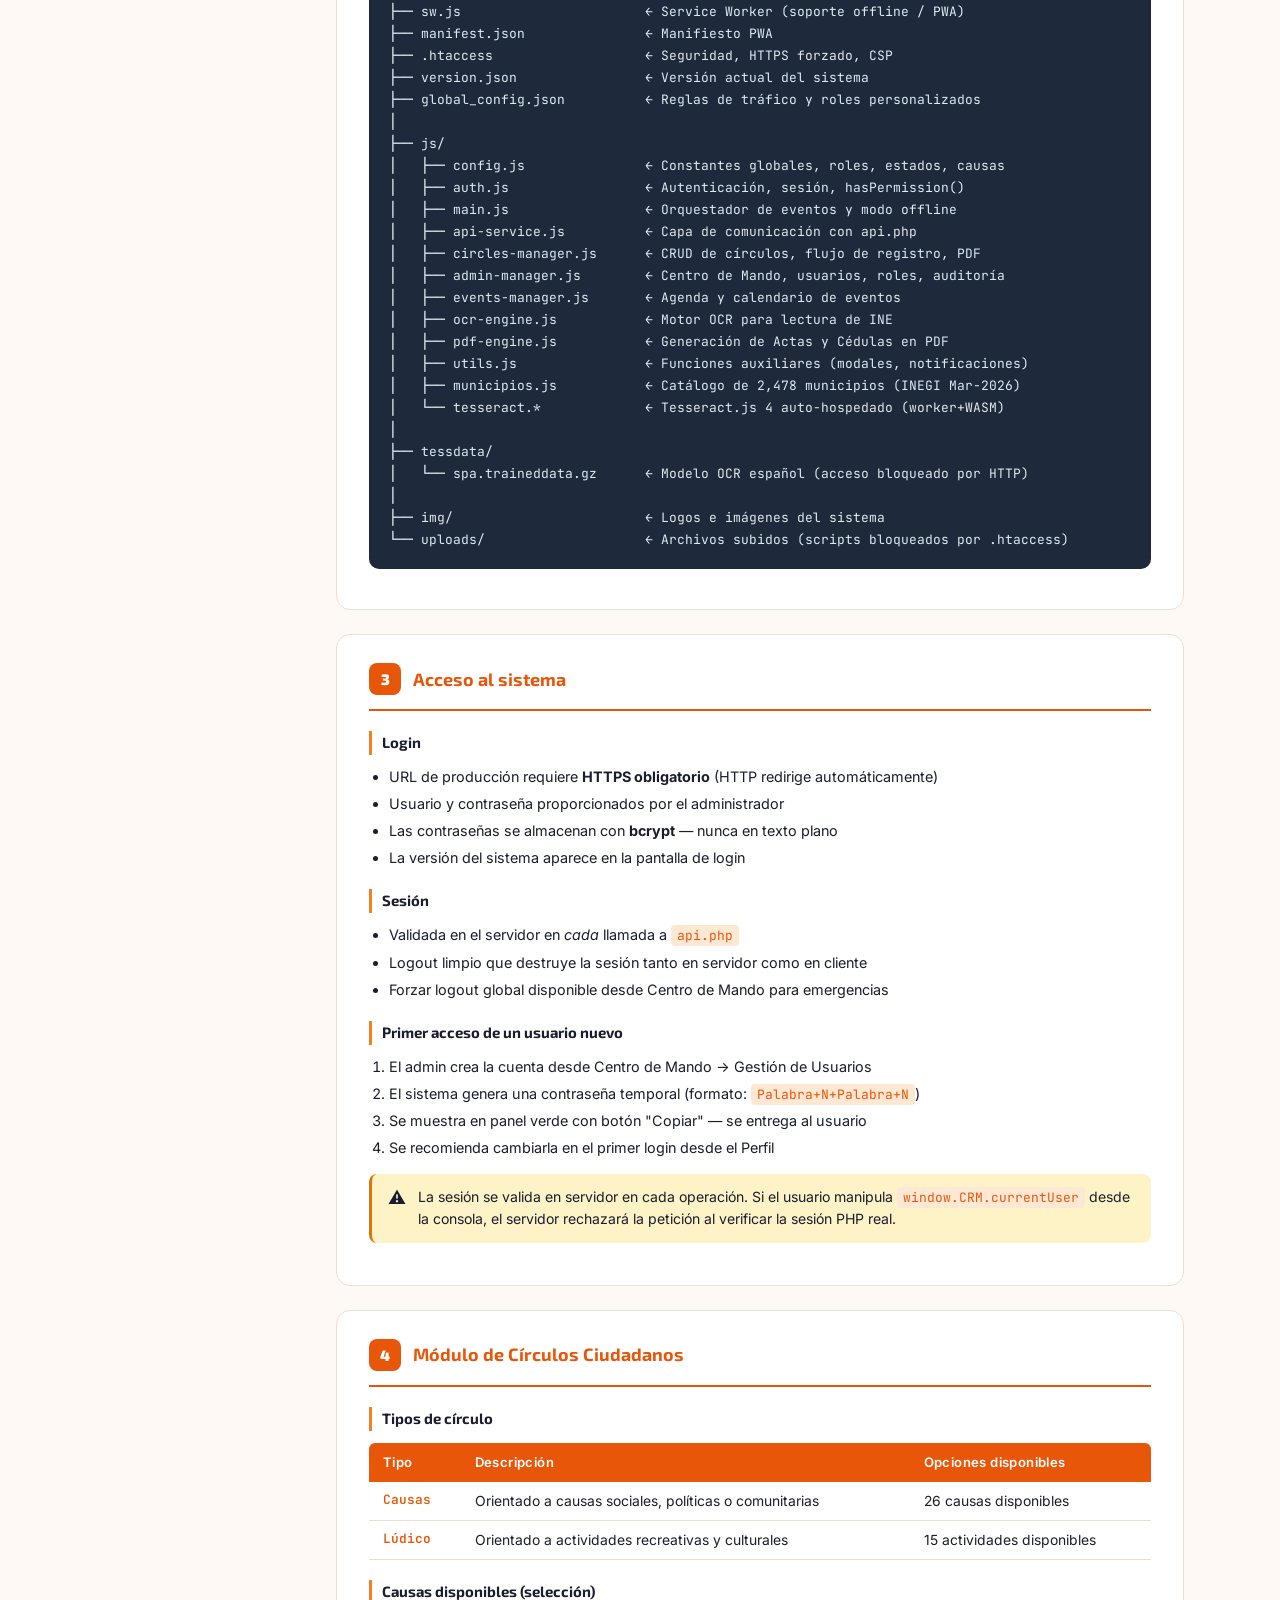
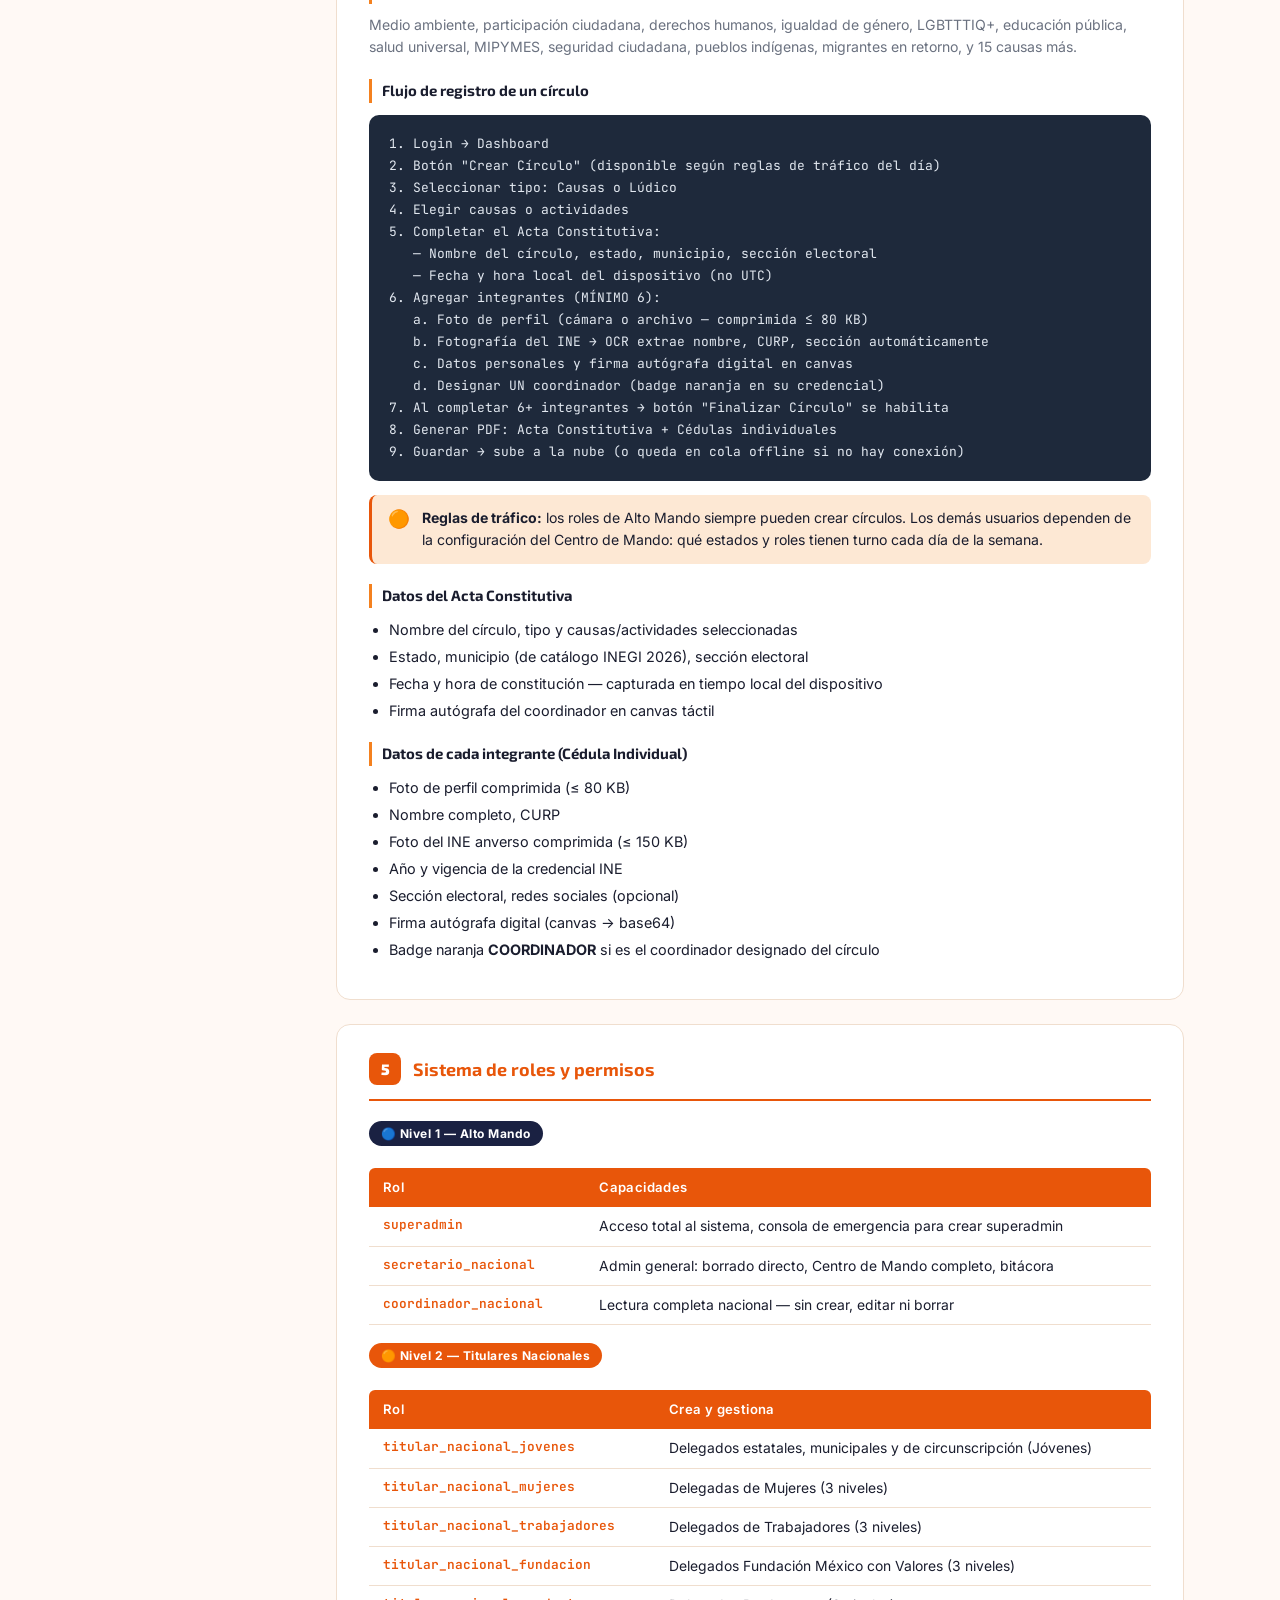
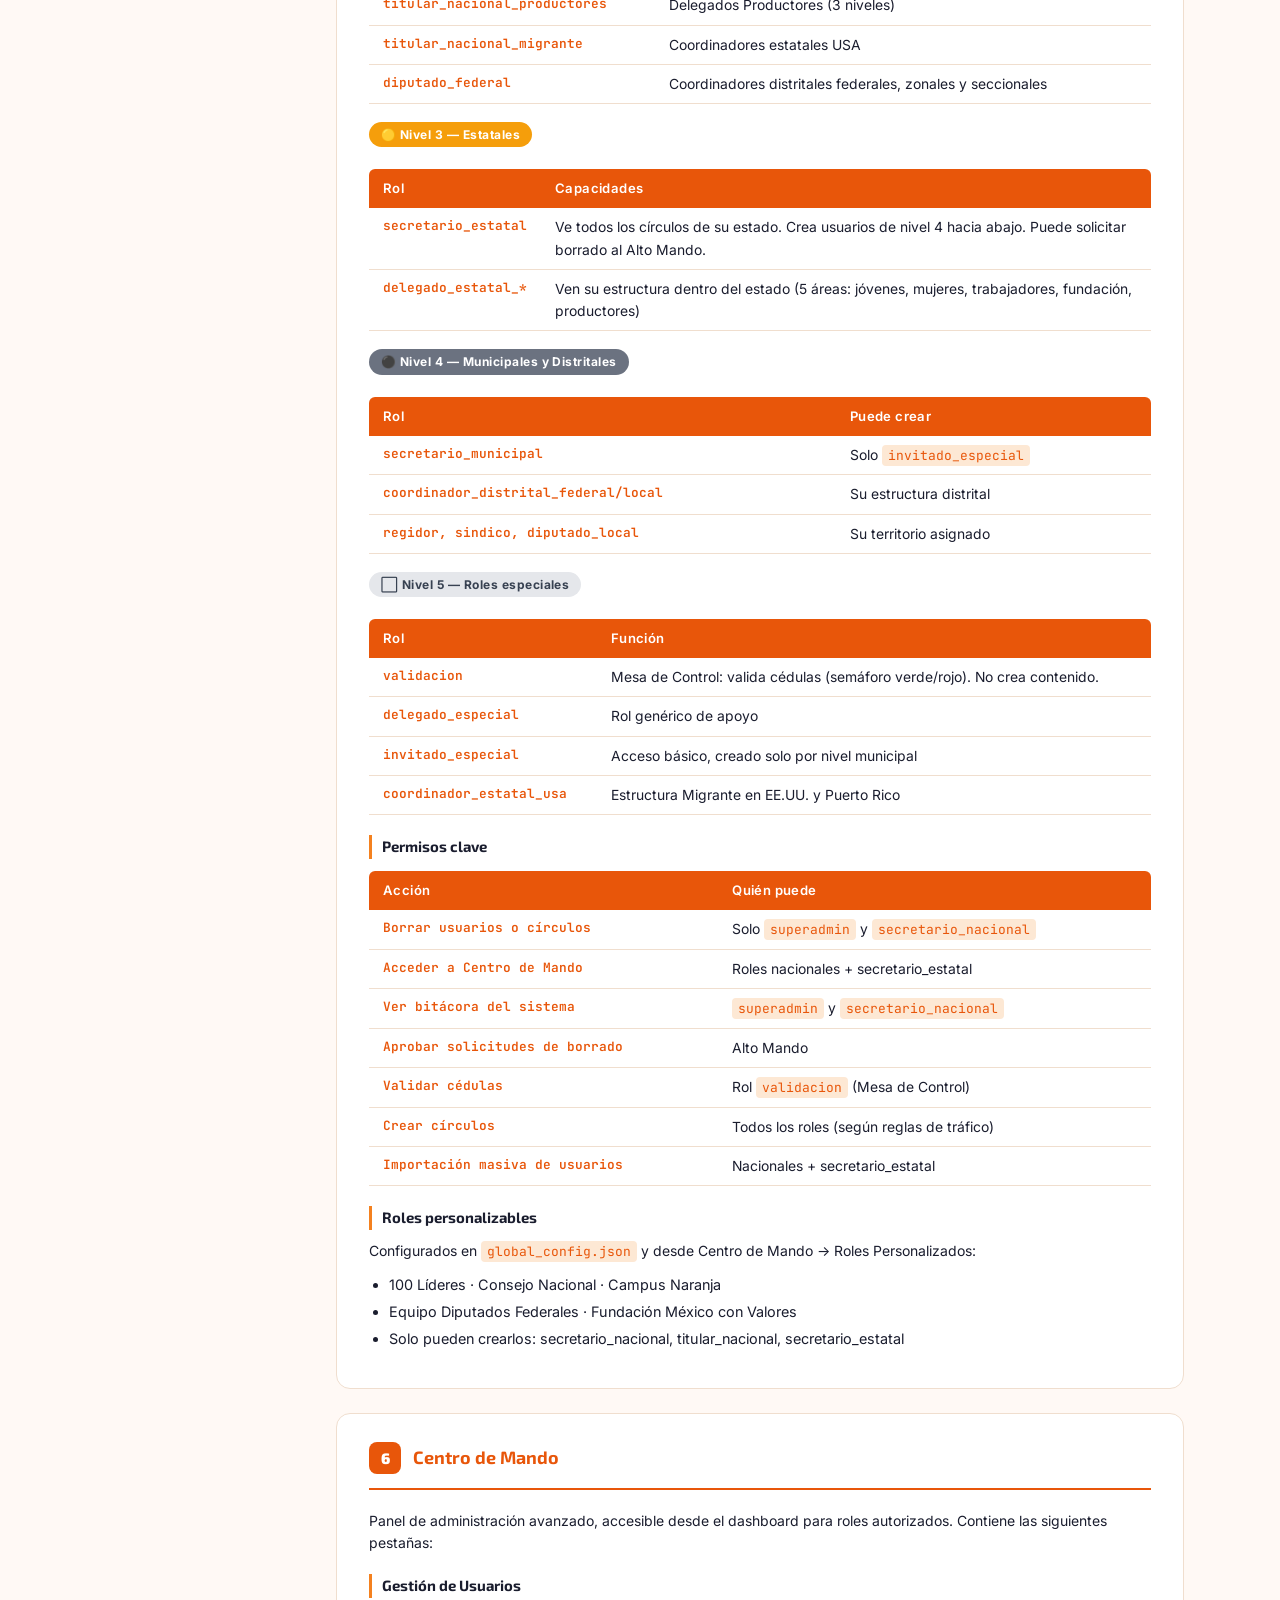
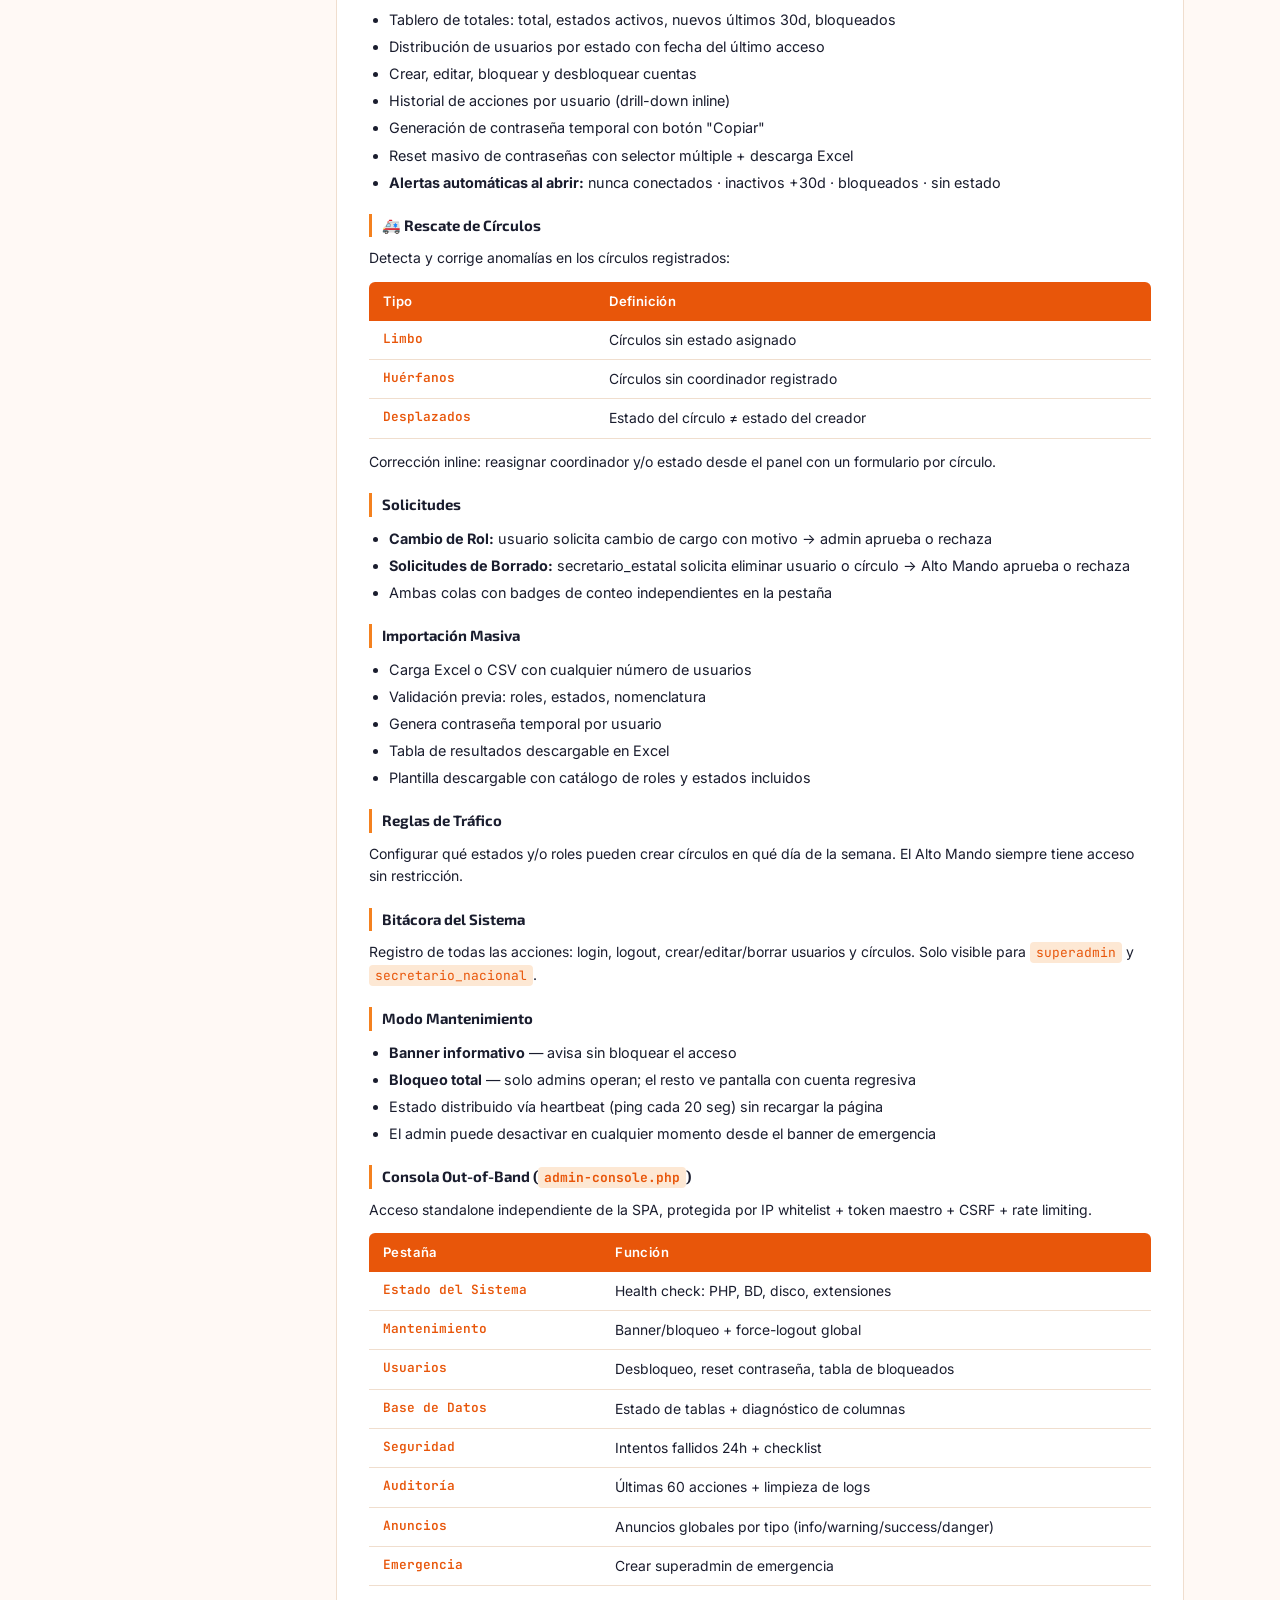
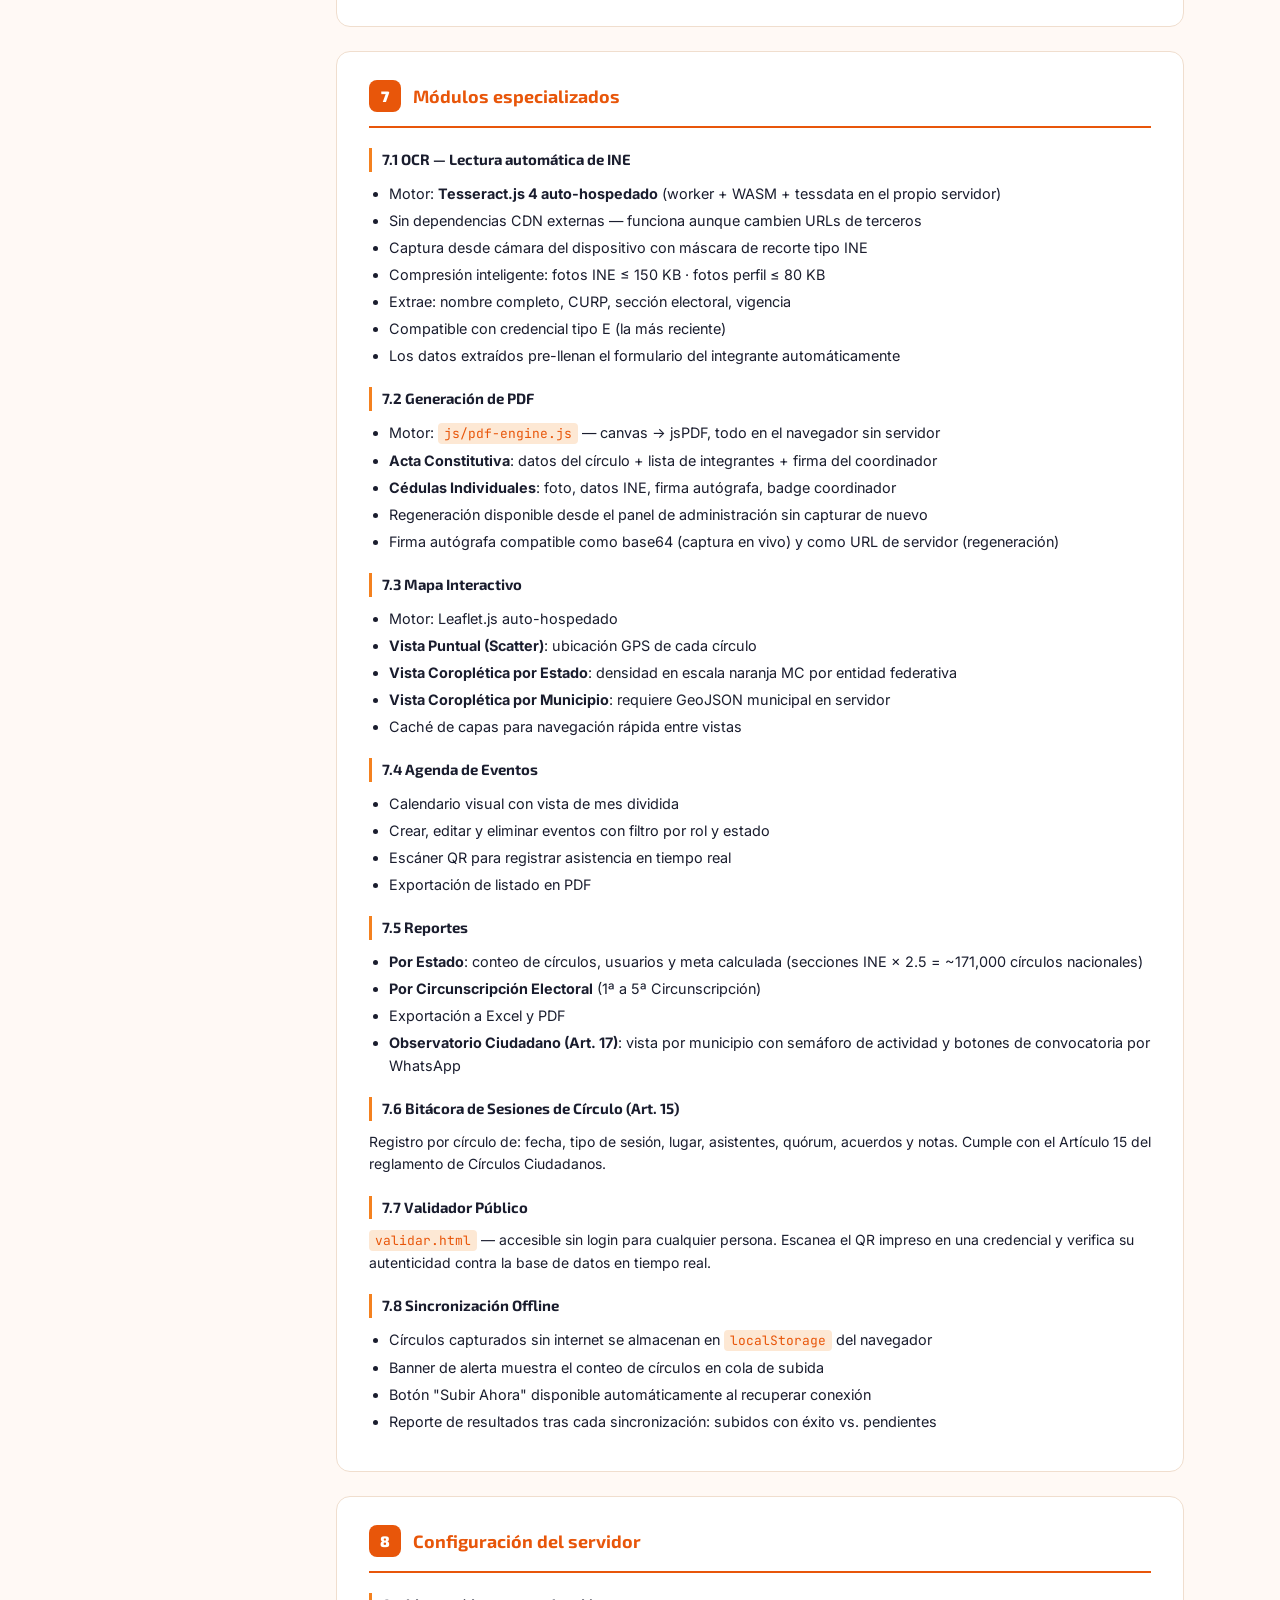
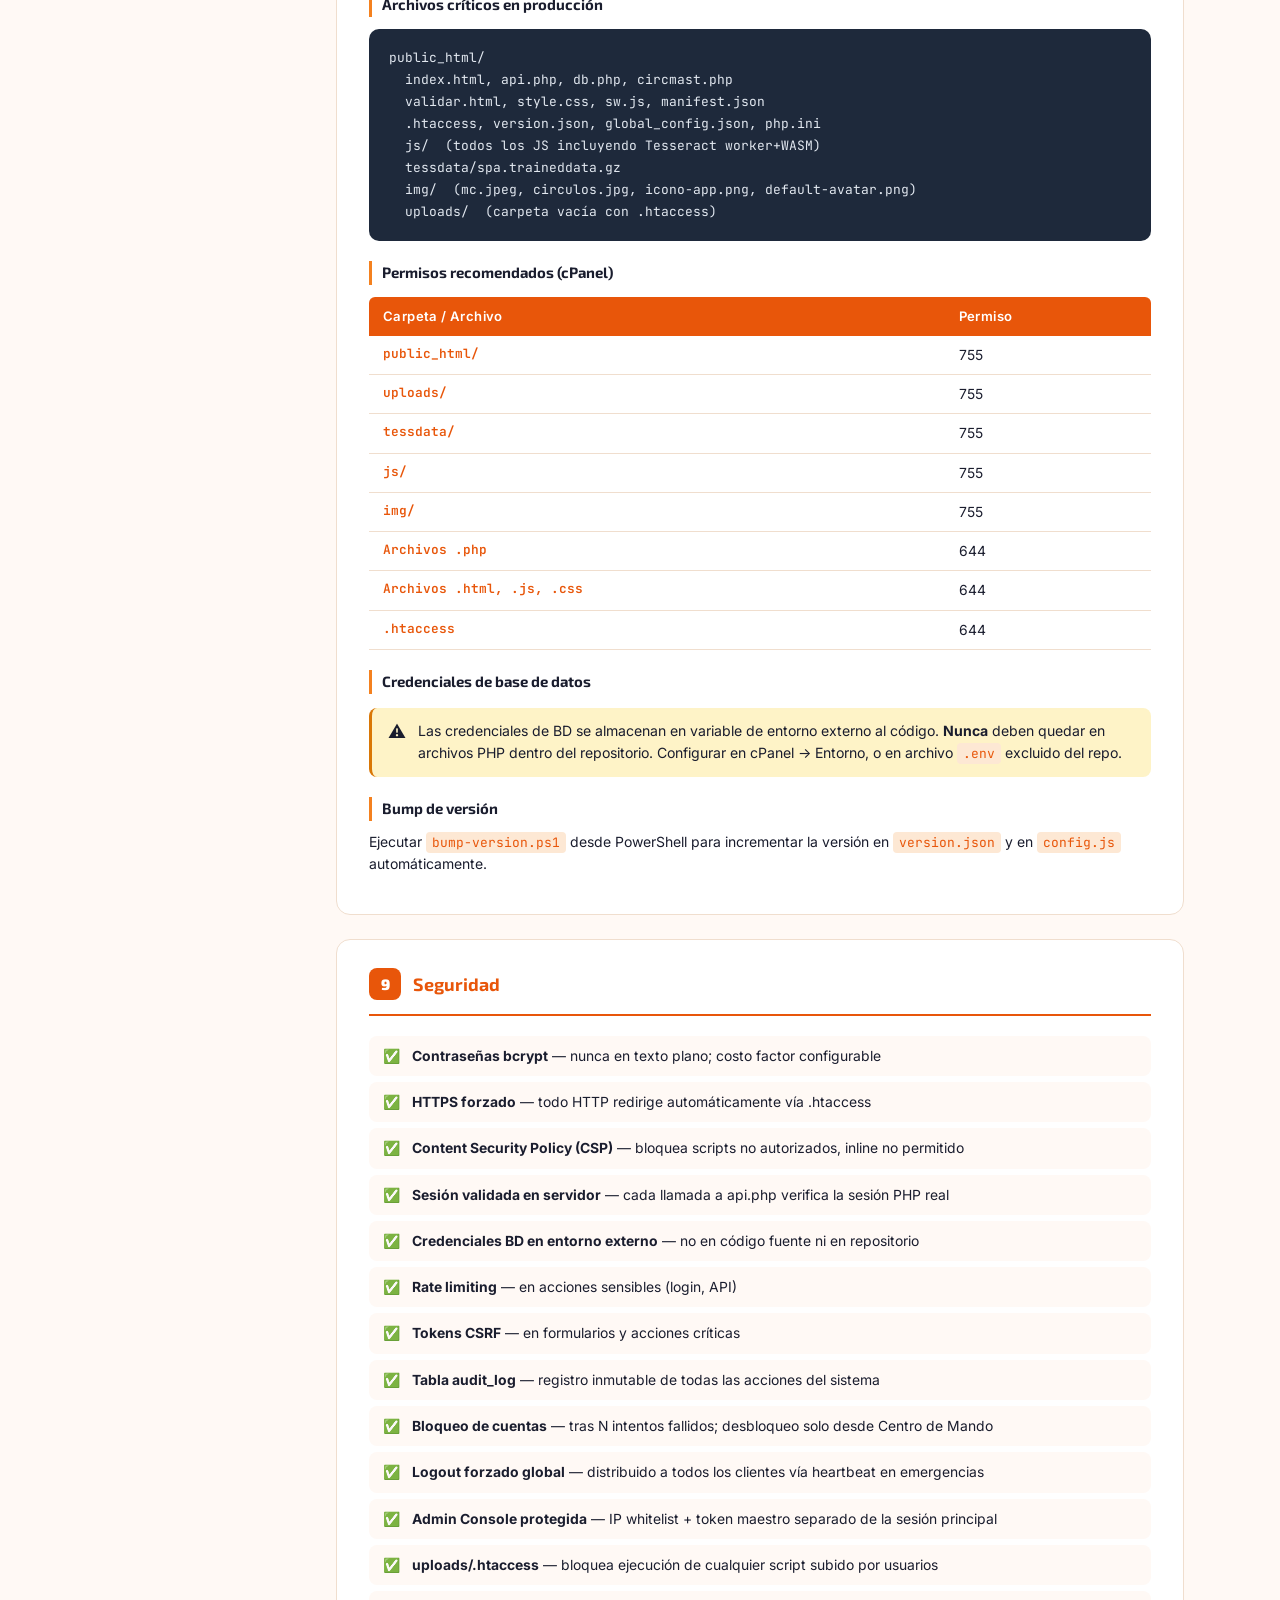
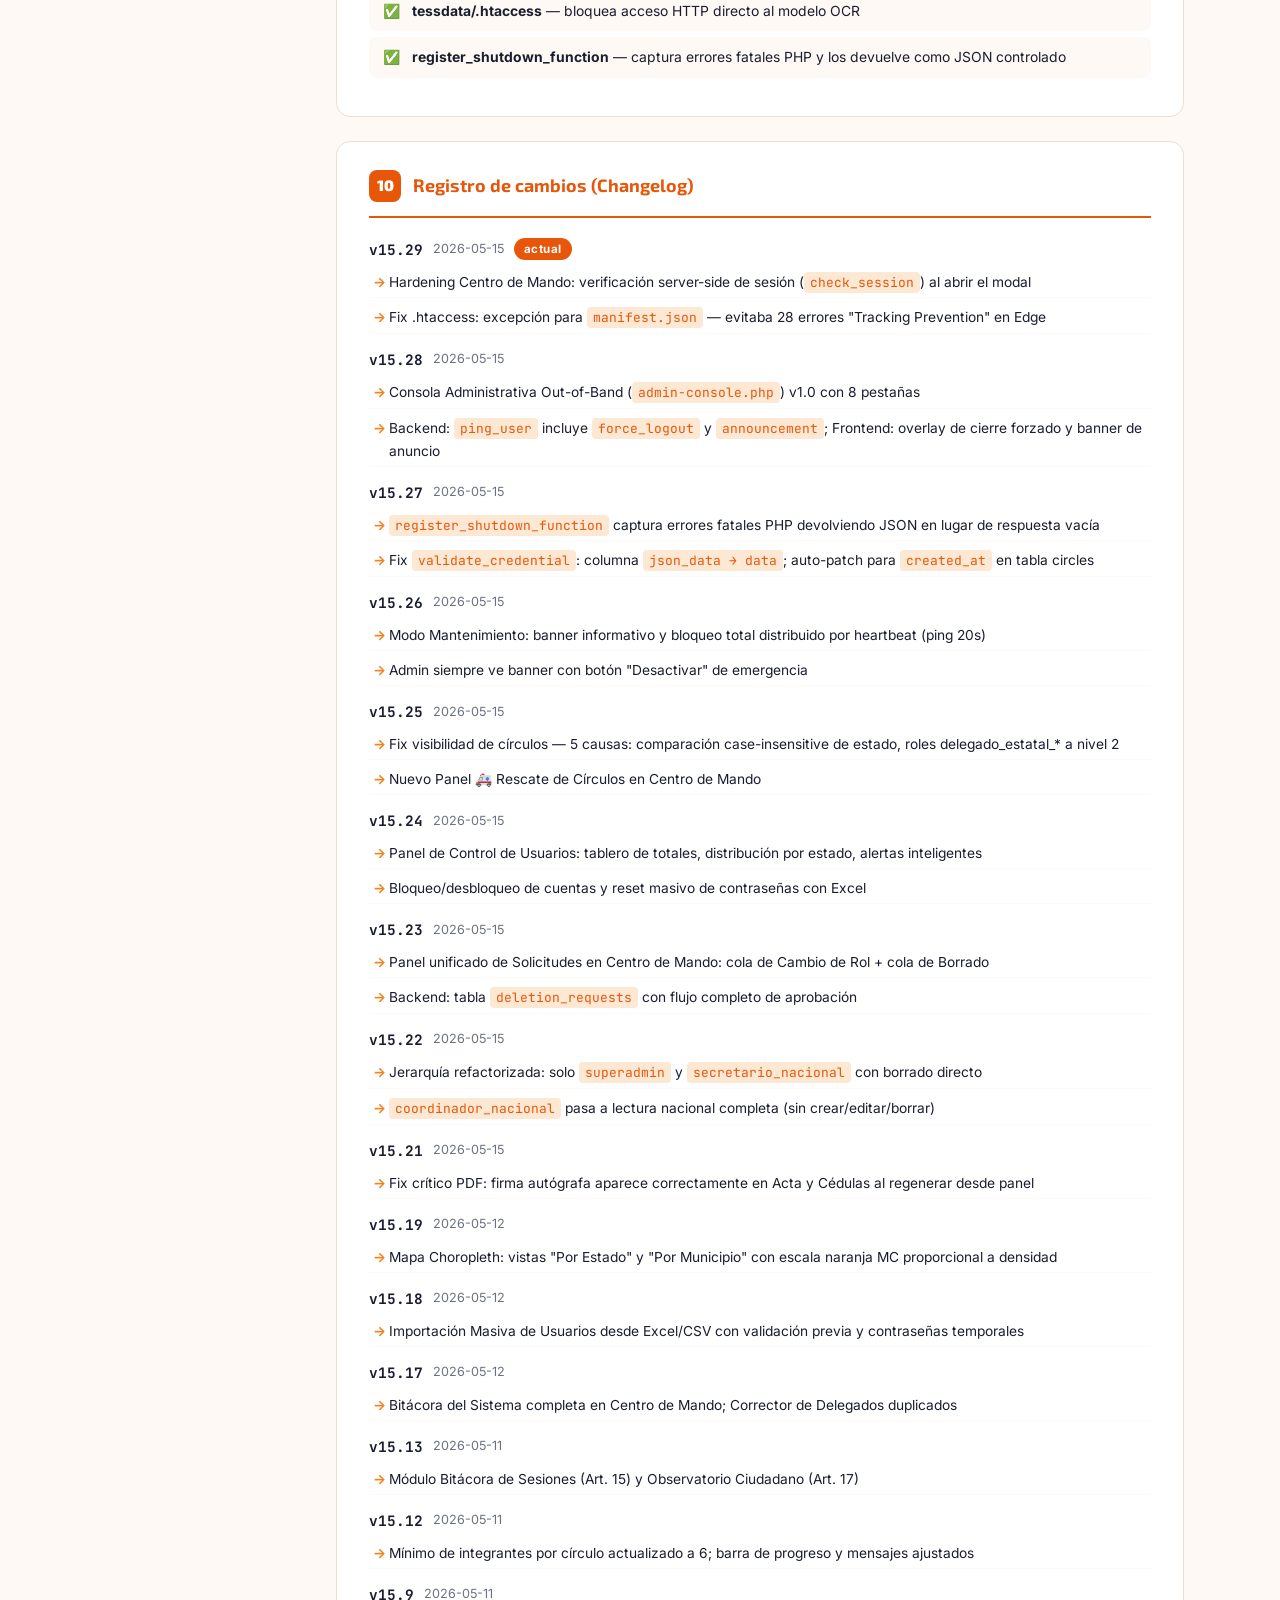
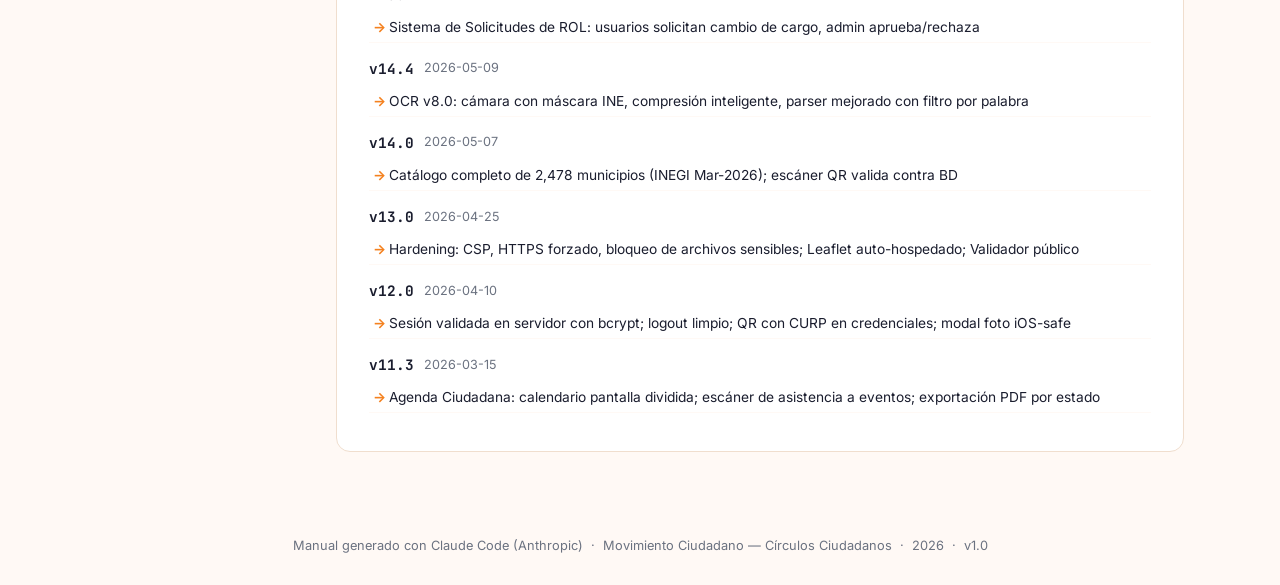
<file: manual.html>
<!DOCTYPE html>
<html lang="es">
<head>
<meta charset="UTF-8">
<meta name="viewport" content="width=device-width, initial-scale=1.0">
<title>Manual CRM Círculos Ciudadanos v15.29</title>
<link href="https://fonts.googleapis.com/css2?family=Exo+2:wght@700;900&family=Inter:wght@400;500;600;700&family=JetBrains+Mono:wght@400;500&display=swap" rel="stylesheet">
<style>
:root {
  --orange:   #E8560A;
  --orange-m: #F4811F;
  --orange-l: #FDE8D4;
  --blue:     #1a2e6c;
  --bg:       #fff9f5;
  --card:     #ffffff;
  --text:     #1a1d2e;
  --muted:    #6b7280;
  --border:   #f0dece;
  --green:    #16a34a;
  --amber:    #d97706;
  --red:      #dc2626;
  --code-bg:  #1e293b;
  --code-text:#e2e8f0;
}
*, *::before, *::after { box-sizing: border-box; margin: 0; padding: 0; }
html { scroll-behavior: smooth; }
body { font-family: 'Inter', Arial, sans-serif; font-size: 14px; color: var(--text); background: var(--bg); line-height: 1.6; }

/* ── HEADER ── */
.doc-header {
  background: linear-gradient(135deg, #1a2142 0%, var(--orange) 80%, var(--orange-m) 100%);
  color: #fff;
  padding: 44px 32px 38px;
  text-align: center;
  position: relative;
  overflow: hidden;
}
.doc-header::before {
  content: '';
  position: absolute;
  left: -60px; top: -60px;
  width: 280px; height: 280px;
  border-radius: 50%;
  border: 50px solid rgba(255,255,255,.07);
}
.doc-header::after {
  content: '';
  position: absolute;
  right: -80px; bottom: -80px;
  width: 320px; height: 320px;
  border-radius: 50%;
  border: 60px solid rgba(255,255,255,.06);
}
.doc-header .org { font-size: 0.85rem; font-weight: 600; opacity: .75; letter-spacing: .12em; text-transform: uppercase; margin-bottom: 6px; }
.doc-header .brand { font-family: 'Exo 2', sans-serif; font-weight: 900; font-size: 2.1rem; letter-spacing: -.02em; margin-bottom: 4px; }
.doc-header h1 { font-family: 'Exo 2', sans-serif; font-weight: 700; font-size: 1.1rem; opacity: .85; margin-bottom: 16px; }
.meta-chips { display: flex; gap: 10px; justify-content: center; flex-wrap: wrap; }
.chip { background: rgba(255,255,255,.18); border: 1px solid rgba(255,255,255,.28); border-radius: 20px; padding: 4px 14px; font-size: 0.79rem; font-weight: 600; }
.chip.ok { background: rgba(22,163,74,.4); border-color: rgba(22,163,74,.5); }

/* ── TOOLBAR ── */
.toolbar {
  background: var(--card);
  border-bottom: 1px solid var(--border);
  padding: 11px 28px;
  display: flex;
  align-items: center;
  gap: 10px;
  position: sticky; top: 0; z-index: 100;
  box-shadow: 0 2px 8px rgba(0,0,0,.05);
  flex-wrap: wrap;
}
.toolbar a { color: var(--orange); text-decoration: none; font-size: 0.82rem; font-weight: 600; opacity: .8; }
.toolbar a:hover { opacity: 1; }
.toolbar .sep { color: var(--border); font-size: 0.8rem; }
.btn-print {
  margin-left: auto;
  padding: 7px 18px;
  background: var(--orange);
  color: #fff; border: none; border-radius: 8px;
  font-size: 0.82rem; font-weight: 700; cursor: pointer;
  font-family: 'Inter', sans-serif;
  display: flex; align-items: center; gap: 6px;
}
.btn-print:hover { background: var(--orange-m); }

/* ── LAYOUT ── */
.layout { display: grid; grid-template-columns: 240px 1fr; max-width: 1120px; margin: 0 auto; gap: 0; padding: 32px 16px; align-items: start; }

/* ── TOC ── */
.toc { position: sticky; top: 66px; background: var(--card); border: 1px solid var(--border); border-radius: 12px; padding: 20px; margin-right: 28px; }
.toc h2 { font-family: 'Exo 2', sans-serif; font-size: 0.72rem; text-transform: uppercase; letter-spacing: .1em; color: var(--muted); margin-bottom: 12px; }
.toc ol { list-style: none; counter-reset: toc; }
.toc li { counter-increment: toc; margin-bottom: 2px; }
.toc a { display: flex; align-items: baseline; gap: 8px; color: var(--text); text-decoration: none; font-size: 0.81rem; padding: 5px 8px; border-radius: 6px; transition: background .15s, color .15s; }
.toc a::before { content: counter(toc); font-weight: 700; font-size: 0.7rem; color: var(--orange); min-width: 16px; }
.toc a:hover { background: var(--orange-l); color: var(--orange); }

/* ── SECTIONS ── */
.content { min-width: 0; }
.section { background: var(--card); border: 1px solid var(--border); border-radius: 14px; padding: 28px 32px; margin-bottom: 24px; }
.section-title { display: flex; align-items: center; gap: 12px; margin-bottom: 20px; padding-bottom: 14px; border-bottom: 2px solid var(--orange); }
.section-num { width: 32px; height: 32px; border-radius: 8px; background: var(--orange); color: #fff; font-family: 'Exo 2', sans-serif; font-weight: 900; font-size: 0.95rem; display: flex; align-items: center; justify-content: center; flex-shrink: 0; }
.section-title h2 { font-family: 'Exo 2', sans-serif; font-size: 1.12rem; font-weight: 700; color: var(--orange); }
h3 { font-family: 'Exo 2', sans-serif; font-size: 0.93rem; font-weight: 700; color: var(--text); margin: 20px 0 10px; padding-left: 10px; border-left: 3px solid var(--orange-m); }
h4 { font-size: 0.87rem; font-weight: 700; color: var(--orange); margin: 14px 0 6px; }
p { margin-bottom: 10px; }
ul, ol { padding-left: 20px; margin-bottom: 10px; }
li { margin-bottom: 4px; font-size: 0.9rem; }

/* ── TABLES ── */
.table-wrap { overflow-x: auto; margin: 12px 0; }
table { width: 100%; border-collapse: collapse; font-size: 0.87rem; }
thead tr { background: var(--orange); color: #fff; }
thead th { padding: 9px 14px; text-align: left; font-weight: 600; font-size: 0.82rem; letter-spacing: .03em; }
thead th:first-child { border-radius: 6px 0 0 0; }
thead th:last-child  { border-radius: 0 6px 0 0; }
tbody tr { border-bottom: 1px solid var(--border); }
tbody tr:hover { background: var(--orange-l); }
tbody td { padding: 8px 14px; vertical-align: top; }
tbody td:first-child { font-weight: 600; color: var(--orange); white-space: nowrap; font-family: 'JetBrains Mono', monospace; font-size: 0.8rem; }

/* ── CODE ── */
pre { background: var(--code-bg); color: var(--code-text); border-radius: 10px; padding: 18px 20px; overflow-x: auto; font-family: 'JetBrains Mono', 'Courier New', monospace; font-size: 0.81rem; line-height: 1.7; margin: 12px 0; }
code { font-family: 'JetBrains Mono', 'Courier New', monospace; font-size: 0.81rem; background: var(--orange-l); color: var(--orange); padding: 2px 6px; border-radius: 4px; }
pre code { background: transparent; color: inherit; padding: 0; font-size: inherit; }

/* ── CALLOUT ── */
.callout { display: flex; gap: 12px; align-items: flex-start; padding: 12px 16px; border-radius: 8px; margin: 14px 0; font-size: 0.88rem; }
.callout.warn  { background: #fef3c7; border-left: 3px solid var(--amber); }
.callout.info  { background: #eff6ff; border-left: 3px solid #3b82f6; }
.callout.ok    { background: #f0fdf4; border-left: 3px solid var(--green); }
.callout.orange{ background: var(--orange-l); border-left: 3px solid var(--orange); }
.callout-icon  { font-size: 1.1rem; line-height: 1.4; flex-shrink: 0; }

/* ── ROLE GRID ── */
.role-level { margin-bottom: 18px; }
.level-tag { display: inline-flex; align-items: center; gap: 6px; padding: 3px 12px; border-radius: 20px; font-size: 0.75rem; font-weight: 700; letter-spacing: .04em; margin-bottom: 10px; }
.level-1 { background: #1a2142; color: #fff; }
.level-2 { background: var(--orange); color: #fff; }
.level-3 { background: #f59e0b; color: #fff; }
.level-4 { background: #6b7280; color: #fff; }
.level-5 { background: #e5e7eb; color: #374151; }

/* ── FEATURE CARDS ── */
.feature-grid { display: grid; grid-template-columns: repeat(auto-fill, minmax(200px, 1fr)); gap: 12px; margin: 14px 0; }
.feat-card { background: var(--orange-l); border: 1px solid var(--border); border-radius: 10px; padding: 14px; }
.feat-card .feat-icon { font-size: 1.4rem; margin-bottom: 6px; }
.feat-card h4 { margin: 0 0 4px; font-size: 0.85rem; color: var(--orange); }
.feat-card p { font-size: 0.8rem; color: var(--muted); margin: 0; }

/* ── SECURITY TABLE ── */
.sec-grid { display: flex; flex-direction: column; gap: 6px; margin: 10px 0; }
.sec-item { display: flex; align-items: flex-start; gap: 12px; padding: 9px 14px; background: var(--bg); border-radius: 8px; font-size: 0.87rem; }
.sec-check { color: var(--green); font-weight: 700; flex-shrink: 0; }

/* ── CHANGELOG ── */
.cl-version { display: flex; align-items: center; gap: 10px; margin: 14px 0 6px; }
.cl-version .v { font-weight: 700; font-size: 0.9rem; font-family: 'JetBrains Mono', monospace; }
.cl-version .d { font-size: 0.79rem; color: var(--muted); }
.badge { display: inline-block; padding: 2px 10px; border-radius: 12px; font-size: 0.72rem; font-weight: 700; letter-spacing: .04em; }
.badge-orange { background: var(--orange); color: #fff; }
.badge-gray   { background: #e5e7eb; color: #374151; }
.cl-items { list-style: none; padding: 0; margin-bottom: 10px; }
.cl-items li { padding: 4px 0 4px 20px; position: relative; font-size: 0.86rem; color: var(--text); border-bottom: 1px solid var(--bg); }
.cl-items li::before { content: '→'; position: absolute; left: 4px; color: var(--orange-m); font-weight: 700; }

/* ── FOOTER ── */
.doc-footer { text-align: center; padding: 28px; color: var(--muted); font-size: 0.8rem; }

/* ── PRINT ── */
@media print {
  .toolbar, .toc, .btn-print { display: none !important; }
  .layout { grid-template-columns: 1fr; padding: 0; max-width: 100%; }
  .doc-header { padding: 24px; -webkit-print-color-adjust: exact; print-color-adjust: exact; }
  body { background: #fff; font-size: 11pt; }
  .section { border: 1px solid #ddd; padding: 18px; margin-bottom: 14px; page-break-inside: avoid; box-shadow: none; }
  pre { font-size: 8.5pt; }
  table { font-size: 8.5pt; }
  thead tr { -webkit-print-color-adjust: exact; print-color-adjust: exact; }
  .callout { -webkit-print-color-adjust: exact; print-color-adjust: exact; }
}
@media (max-width: 800px) {
  .layout { grid-template-columns: 1fr; }
  .toc { display: none; }
  .section { padding: 18px; }
}
</style>
</head>
<body>

<div class="doc-header">
  <div class="org">Movimiento Ciudadano</div>
  <div class="brand">CRM Círculos Ciudadanos</div>
  <h1>Manual del Sistema</h1>
  <div class="meta-chips">
    <span class="chip">Sistema v15.29</span>
    <span class="chip">Manual v1.0</span>
    <span class="chip">2026-06-10</span>
    <span class="chip ok">En producción</span>
    <span class="chip">Desarrollado con Claude Code</span>
  </div>
</div>

<div class="toolbar">
  <a href="#sec1">Resumen</a><span class="sep">·</span>
  <a href="#sec3">Acceso</a><span class="sep">·</span>
  <a href="#sec4">Círculos</a><span class="sep">·</span>
  <a href="#sec5">Roles</a><span class="sep">·</span>
  <a href="#sec6">Centro de Mando</a><span class="sep">·</span>
  <a href="#sec7">Módulos</a><span class="sep">·</span>
  <a href="#sec9">Seguridad</a><span class="sep">·</span>
  <a href="#sec10">Changelog</a>
  <button class="btn-print" onclick="window.print()">
    <svg width="13" height="13" viewBox="0 0 24 24" fill="none" stroke="currentColor" stroke-width="2.5"><path d="M6 9V2h12v7M6 18H4a2 2 0 01-2-2v-5a2 2 0 012-2h16a2 2 0 012 2v5a2 2 0 01-2 2h-2M6 14h12v8H6z"/></svg>
    Imprimir / PDF
  </button>
</div>

<div class="layout">

  <nav class="toc">
    <h2>Índice</h2>
    <ol>
      <li><a href="#sec1">Resumen del proyecto</a></li>
      <li><a href="#sec2">Estructura de archivos</a></li>
      <li><a href="#sec3">Acceso al sistema</a></li>
      <li><a href="#sec4">Módulo de Círculos</a></li>
      <li><a href="#sec5">Roles y permisos</a></li>
      <li><a href="#sec6">Centro de Mando</a></li>
      <li><a href="#sec7">Módulos especializados</a></li>
      <li><a href="#sec8">Configuración del servidor</a></li>
      <li><a href="#sec9">Seguridad</a></li>
      <li><a href="#sec10">Registro de cambios</a></li>
    </ol>
  </nav>

  <div class="content">

    <!-- 1 -->
    <div class="section" id="sec1">
      <div class="section-title"><div class="section-num">1</div><h2>Resumen del proyecto</h2></div>
      <p>CRM en la nube para gestión territorial de <strong>Círculos Ciudadanos</strong> de Movimiento Ciudadano. Registra cédulas de afiliación, genera documentos oficiales (Actas Constitutivas y Credenciales individuales) y administra la estructura organizacional del partido a nivel nacional, estatal y municipal.</p>
      <div class="table-wrap">
        <table>
          <thead><tr><th>Dato</th><th>Valor</th></tr></thead>
          <tbody>
            <tr><td>Stack</td><td>PHP + MySQL (backend) · HTML/CSS/JS puro (frontend)</td></tr>
            <tr><td>Arquitectura</td><td>SPA (Single Page Application) con API REST en PHP</td></tr>
            <tr><td>Modalidad</td><td>PWA — instalable en móvil y escritorio sin app store</td></tr>
            <tr><td>Versión actual</td><td>15.29 (2026-05-15)</td></tr>
            <tr><td>Base de datos</td><td>MySQL en servidor cPanel</td></tr>
            <tr><td>Autenticación</td><td>Sesión PHP server-side + contraseñas bcrypt</td></tr>
            <tr><td>OCR</td><td>Tesseract.js 4 auto-hospedado (lectura de INE)</td></tr>
            <tr><td>PDF</td><td>Motor propio <code>pdf-engine.js</code> (canvas → PDF)</td></tr>
            <tr><td>Mapas</td><td>Leaflet.js auto-hospedado</td></tr>
          </tbody>
        </table>
      </div>
      <h3>Objetivos del sistema</h3>
      <div class="feature-grid">
        <div class="feat-card"><div class="feat-icon">📋</div><h4>Registro de Círculos</h4><p>Mínimo 6 integrantes, captura de INE por OCR</p></div>
        <div class="feat-card"><div class="feat-icon">📄</div><h4>Documentos Oficiales</h4><p>Acta Constitutiva y Cédulas en PDF</p></div>
        <div class="feat-card"><div class="feat-icon">🗺️</div><h4>Mapa Territorial</h4><p>Densidad por estado y municipio</p></div>
        <div class="feat-card"><div class="feat-icon">🔐</div><h4>RBAC Multinivel</h4><p>Jerarquía nacional–estatal–municipal</p></div>
        <div class="feat-card"><div class="feat-icon">📡</div><h4>Offline First</h4><p>Registro sin internet, sync al reconectarse</p></div>
        <div class="feat-card"><div class="feat-icon">🛡️</div><h4>Auditoría Total</h4><p>Cada acción queda registrada en log</p></div>
      </div>
    </div>

    <!-- 2 -->
    <div class="section" id="sec2">
      <div class="section-title"><div class="section-num">2</div><h2>Estructura de archivos</h2></div>
<pre>public_html/
├── index.html                  ← SPA principal (dashboard + todos los modales)
├── api.php                     ← API REST PHP (todas las acciones del CRM)
├── db.php                      ← Conexión y funciones de base de datos
├── circmast.php                ← Módulo de gestión de círculos (backend)
├── admin_compress_ine.php      ← Herramienta admin de compresión masiva INE
├── validar.html                ← Validador público de credenciales (sin login)
├── style.css                   ← Estilos globales de la aplicación
├── sw.js                       ← Service Worker (soporte offline / PWA)
├── manifest.json               ← Manifiesto PWA
├── .htaccess                   ← Seguridad, HTTPS forzado, CSP
├── version.json                ← Versión actual del sistema
├── global_config.json          ← Reglas de tráfico y roles personalizados
│
├── js/
│   ├── config.js               ← Constantes globales, roles, estados, causas
│   ├── auth.js                 ← Autenticación, sesión, hasPermission()
│   ├── main.js                 ← Orquestador de eventos y modo offline
│   ├── api-service.js          ← Capa de comunicación con api.php
│   ├── circles-manager.js      ← CRUD de círculos, flujo de registro, PDF
│   ├── admin-manager.js        ← Centro de Mando, usuarios, roles, auditoría
│   ├── events-manager.js       ← Agenda y calendario de eventos
│   ├── ocr-engine.js           ← Motor OCR para lectura de INE
│   ├── pdf-engine.js           ← Generación de Actas y Cédulas en PDF
│   ├── utils.js                ← Funciones auxiliares (modales, notificaciones)
│   ├── municipios.js           ← Catálogo de 2,478 municipios (INEGI Mar-2026)
│   └── tesseract.*             ← Tesseract.js 4 auto-hospedado (worker+WASM)
│
├── tessdata/
│   └── spa.traineddata.gz      ← Modelo OCR español (acceso bloqueado por HTTP)
│
├── img/                        ← Logos e imágenes del sistema
└── uploads/                    ← Archivos subidos (scripts bloqueados por .htaccess)</pre>
    </div>

    <!-- 3 -->
    <div class="section" id="sec3">
      <div class="section-title"><div class="section-num">3</div><h2>Acceso al sistema</h2></div>
      <h3>Login</h3>
      <ul>
        <li>URL de producción requiere <strong>HTTPS obligatorio</strong> (HTTP redirige automáticamente)</li>
        <li>Usuario y contraseña proporcionados por el administrador</li>
        <li>Las contraseñas se almacenan con <strong>bcrypt</strong> — nunca en texto plano</li>
        <li>La versión del sistema aparece en la pantalla de login</li>
      </ul>
      <h3>Sesión</h3>
      <ul>
        <li>Validada en el servidor en <em>cada</em> llamada a <code>api.php</code></li>
        <li>Logout limpio que destruye la sesión tanto en servidor como en cliente</li>
        <li>Forzar logout global disponible desde Centro de Mando para emergencias</li>
      </ul>
      <h3>Primer acceso de un usuario nuevo</h3>
      <ol>
        <li>El admin crea la cuenta desde Centro de Mando → Gestión de Usuarios</li>
        <li>El sistema genera una contraseña temporal (formato: <code>Palabra+N+Palabra+N</code>)</li>
        <li>Se muestra en panel verde con botón "Copiar" — se entrega al usuario</li>
        <li>Se recomienda cambiarla en el primer login desde el Perfil</li>
      </ol>
      <div class="callout warn">
        <div class="callout-icon">⚠️</div>
        <div>La sesión se valida en servidor en cada operación. Si el usuario manipula <code>window.CRM.currentUser</code> desde la consola, el servidor rechazará la petición al verificar la sesión PHP real.</div>
      </div>
    </div>

    <!-- 4 -->
    <div class="section" id="sec4">
      <div class="section-title"><div class="section-num">4</div><h2>Módulo de Círculos Ciudadanos</h2></div>

      <h3>Tipos de círculo</h3>
      <div class="table-wrap">
        <table>
          <thead><tr><th>Tipo</th><th>Descripción</th><th>Opciones disponibles</th></tr></thead>
          <tbody>
            <tr><td>Causas</td><td>Orientado a causas sociales, políticas o comunitarias</td><td>26 causas disponibles</td></tr>
            <tr><td>Lúdico</td><td>Orientado a actividades recreativas y culturales</td><td>15 actividades disponibles</td></tr>
          </tbody>
        </table>
      </div>

      <h3>Causas disponibles (selección)</h3>
      <p style="font-size:.88rem;color:var(--muted)">Medio ambiente, participación ciudadana, derechos humanos, igualdad de género, LGBTTTIQ+, educación pública, salud universal, MIPYMES, seguridad ciudadana, pueblos indígenas, migrantes en retorno, y 15 causas más.</p>

      <h3>Flujo de registro de un círculo</h3>
<pre>1. Login → Dashboard
2. Botón "Crear Círculo" (disponible según reglas de tráfico del día)
3. Seleccionar tipo: Causas o Lúdico
4. Elegir causas o actividades
5. Completar el Acta Constitutiva:
   — Nombre del círculo, estado, municipio, sección electoral
   — Fecha y hora local del dispositivo (no UTC)
6. Agregar integrantes (MÍNIMO 6):
   a. Foto de perfil (cámara o archivo — comprimida ≤ 80 KB)
   b. Fotografía del INE → OCR extrae nombre, CURP, sección automáticamente
   c. Datos personales y firma autógrafa digital en canvas
   d. Designar UN coordinador (badge naranja en su credencial)
7. Al completar 6+ integrantes → botón "Finalizar Círculo" se habilita
8. Generar PDF: Acta Constitutiva + Cédulas individuales
9. Guardar → sube a la nube (o queda en cola offline si no hay conexión)</pre>

      <div class="callout orange">
        <div class="callout-icon">🟠</div>
        <div><strong>Reglas de tráfico:</strong> los roles de Alto Mando siempre pueden crear círculos. Los demás usuarios dependen de la configuración del Centro de Mando: qué estados y roles tienen turno cada día de la semana.</div>
      </div>

      <h3>Datos del Acta Constitutiva</h3>
      <ul>
        <li>Nombre del círculo, tipo y causas/actividades seleccionadas</li>
        <li>Estado, municipio (de catálogo INEGI 2026), sección electoral</li>
        <li>Fecha y hora de constitución — capturada en tiempo local del dispositivo</li>
        <li>Firma autógrafa del coordinador en canvas táctil</li>
      </ul>

      <h3>Datos de cada integrante (Cédula Individual)</h3>
      <ul>
        <li>Foto de perfil comprimida (≤ 80 KB)</li>
        <li>Nombre completo, CURP</li>
        <li>Foto del INE anverso comprimida (≤ 150 KB)</li>
        <li>Año y vigencia de la credencial INE</li>
        <li>Sección electoral, redes sociales (opcional)</li>
        <li>Firma autógrafa digital (canvas → base64)</li>
        <li>Badge naranja <strong>COORDINADOR</strong> si es el coordinador designado del círculo</li>
      </ul>
    </div>

    <!-- 5 -->
    <div class="section" id="sec5">
      <div class="section-title"><div class="section-num">5</div><h2>Sistema de roles y permisos</h2></div>

      <div class="role-level">
        <span class="level-tag level-1">🔵 Nivel 1 — Alto Mando</span>
        <div class="table-wrap">
          <table>
            <thead><tr><th>Rol</th><th>Capacidades</th></tr></thead>
            <tbody>
              <tr><td>superadmin</td><td>Acceso total al sistema, consola de emergencia para crear superadmin</td></tr>
              <tr><td>secretario_nacional</td><td>Admin general: borrado directo, Centro de Mando completo, bitácora</td></tr>
              <tr><td>coordinador_nacional</td><td>Lectura completa nacional — sin crear, editar ni borrar</td></tr>
            </tbody>
          </table>
        </div>
      </div>

      <div class="role-level">
        <span class="level-tag level-2">🟠 Nivel 2 — Titulares Nacionales</span>
        <div class="table-wrap">
          <table>
            <thead><tr><th>Rol</th><th>Crea y gestiona</th></tr></thead>
            <tbody>
              <tr><td>titular_nacional_jovenes</td><td>Delegados estatales, municipales y de circunscripción (Jóvenes)</td></tr>
              <tr><td>titular_nacional_mujeres</td><td>Delegadas de Mujeres (3 niveles)</td></tr>
              <tr><td>titular_nacional_trabajadores</td><td>Delegados de Trabajadores (3 niveles)</td></tr>
              <tr><td>titular_nacional_fundacion</td><td>Delegados Fundación México con Valores (3 niveles)</td></tr>
              <tr><td>titular_nacional_productores</td><td>Delegados Productores (3 niveles)</td></tr>
              <tr><td>titular_nacional_migrante</td><td>Coordinadores estatales USA</td></tr>
              <tr><td>diputado_federal</td><td>Coordinadores distritales federales, zonales y seccionales</td></tr>
            </tbody>
          </table>
        </div>
      </div>

      <div class="role-level">
        <span class="level-tag level-3">🟡 Nivel 3 — Estatales</span>
        <div class="table-wrap">
          <table>
            <thead><tr><th>Rol</th><th>Capacidades</th></tr></thead>
            <tbody>
              <tr><td>secretario_estatal</td><td>Ve todos los círculos de su estado. Crea usuarios de nivel 4 hacia abajo. Puede solicitar borrado al Alto Mando.</td></tr>
              <tr><td>delegado_estatal_*</td><td>Ven su estructura dentro del estado (5 áreas: jóvenes, mujeres, trabajadores, fundación, productores)</td></tr>
            </tbody>
          </table>
        </div>
      </div>

      <div class="role-level">
        <span class="level-tag level-4">⚫ Nivel 4 — Municipales y Distritales</span>
        <div class="table-wrap">
          <table>
            <thead><tr><th>Rol</th><th>Puede crear</th></tr></thead>
            <tbody>
              <tr><td>secretario_municipal</td><td>Solo <code>invitado_especial</code></td></tr>
              <tr><td>coordinador_distrital_federal/local</td><td>Su estructura distrital</td></tr>
              <tr><td>regidor, sindico, diputado_local</td><td>Su territorio asignado</td></tr>
            </tbody>
          </table>
        </div>
      </div>

      <div class="role-level">
        <span class="level-tag level-5">⬜ Nivel 5 — Roles especiales</span>
        <div class="table-wrap">
          <table>
            <thead><tr><th>Rol</th><th>Función</th></tr></thead>
            <tbody>
              <tr><td>validacion</td><td>Mesa de Control: valida cédulas (semáforo verde/rojo). No crea contenido.</td></tr>
              <tr><td>delegado_especial</td><td>Rol genérico de apoyo</td></tr>
              <tr><td>invitado_especial</td><td>Acceso básico, creado solo por nivel municipal</td></tr>
              <tr><td>coordinador_estatal_usa</td><td>Estructura Migrante en EE.UU. y Puerto Rico</td></tr>
            </tbody>
          </table>
        </div>
      </div>

      <h3>Permisos clave</h3>
      <div class="table-wrap">
        <table>
          <thead><tr><th>Acción</th><th>Quién puede</th></tr></thead>
          <tbody>
            <tr><td>Borrar usuarios o círculos</td><td>Solo <code>superadmin</code> y <code>secretario_nacional</code></td></tr>
            <tr><td>Acceder a Centro de Mando</td><td>Roles nacionales + secretario_estatal</td></tr>
            <tr><td>Ver bitácora del sistema</td><td><code>superadmin</code> y <code>secretario_nacional</code></td></tr>
            <tr><td>Aprobar solicitudes de borrado</td><td>Alto Mando</td></tr>
            <tr><td>Validar cédulas</td><td>Rol <code>validacion</code> (Mesa de Control)</td></tr>
            <tr><td>Crear círculos</td><td>Todos los roles (según reglas de tráfico)</td></tr>
            <tr><td>Importación masiva de usuarios</td><td>Nacionales + secretario_estatal</td></tr>
          </tbody>
        </table>
      </div>

      <h3>Roles personalizables</h3>
      <p>Configurados en <code>global_config.json</code> y desde Centro de Mando → Roles Personalizados:</p>
      <ul>
        <li>100 Líderes · Consejo Nacional · Campus Naranja</li>
        <li>Equipo Diputados Federales · Fundación México con Valores</li>
        <li>Solo pueden crearlos: secretario_nacional, titular_nacional, secretario_estatal</li>
      </ul>
    </div>

    <!-- 6 -->
    <div class="section" id="sec6">
      <div class="section-title"><div class="section-num">6</div><h2>Centro de Mando</h2></div>
      <p>Panel de administración avanzado, accesible desde el dashboard para roles autorizados. Contiene las siguientes pestañas:</p>

      <h3>Gestión de Usuarios</h3>
      <ul>
        <li>Tablero de totales: total, estados activos, nuevos últimos 30d, bloqueados</li>
        <li>Distribución de usuarios por estado con fecha del último acceso</li>
        <li>Crear, editar, bloquear y desbloquear cuentas</li>
        <li>Historial de acciones por usuario (drill-down inline)</li>
        <li>Generación de contraseña temporal con botón "Copiar"</li>
        <li>Reset masivo de contraseñas con selector múltiple + descarga Excel</li>
        <li><strong>Alertas automáticas al abrir:</strong> nunca conectados · inactivos +30d · bloqueados · sin estado</li>
      </ul>

      <h3>🚑 Rescate de Círculos</h3>
      <p>Detecta y corrige anomalías en los círculos registrados:</p>
      <div class="table-wrap">
        <table>
          <thead><tr><th>Tipo</th><th>Definición</th></tr></thead>
          <tbody>
            <tr><td>Limbo</td><td>Círculos sin estado asignado</td></tr>
            <tr><td>Huérfanos</td><td>Círculos sin coordinador registrado</td></tr>
            <tr><td>Desplazados</td><td>Estado del círculo ≠ estado del creador</td></tr>
          </tbody>
        </table>
      </div>
      <p>Corrección inline: reasignar coordinador y/o estado desde el panel con un formulario por círculo.</p>

      <h3>Solicitudes</h3>
      <ul>
        <li><strong>Cambio de Rol:</strong> usuario solicita cambio de cargo con motivo → admin aprueba o rechaza</li>
        <li><strong>Solicitudes de Borrado:</strong> secretario_estatal solicita eliminar usuario o círculo → Alto Mando aprueba o rechaza</li>
        <li>Ambas colas con badges de conteo independientes en la pestaña</li>
      </ul>

      <h3>Importación Masiva</h3>
      <ul>
        <li>Carga Excel o CSV con cualquier número de usuarios</li>
        <li>Validación previa: roles, estados, nomenclatura</li>
        <li>Genera contraseña temporal por usuario</li>
        <li>Tabla de resultados descargable en Excel</li>
        <li>Plantilla descargable con catálogo de roles y estados incluidos</li>
      </ul>

      <h3>Reglas de Tráfico</h3>
      <p>Configurar qué estados y/o roles pueden crear círculos en qué día de la semana. El Alto Mando siempre tiene acceso sin restricción.</p>

      <h3>Bitácora del Sistema</h3>
      <p>Registro de todas las acciones: login, logout, crear/editar/borrar usuarios y círculos. Solo visible para <code>superadmin</code> y <code>secretario_nacional</code>.</p>

      <h3>Modo Mantenimiento</h3>
      <ul>
        <li><strong>Banner informativo</strong> — avisa sin bloquear el acceso</li>
        <li><strong>Bloqueo total</strong> — solo admins operan; el resto ve pantalla con cuenta regresiva</li>
        <li>Estado distribuido vía heartbeat (ping cada 20 seg) sin recargar la página</li>
        <li>El admin puede desactivar en cualquier momento desde el banner de emergencia</li>
      </ul>

      <h3>Consola Out-of-Band (<code>admin-console.php</code>)</h3>
      <p>Acceso standalone independiente de la SPA, protegida por IP whitelist + token maestro + CSRF + rate limiting.</p>
      <div class="table-wrap">
        <table>
          <thead><tr><th>Pestaña</th><th>Función</th></tr></thead>
          <tbody>
            <tr><td>Estado del Sistema</td><td>Health check: PHP, BD, disco, extensiones</td></tr>
            <tr><td>Mantenimiento</td><td>Banner/bloqueo + force-logout global</td></tr>
            <tr><td>Usuarios</td><td>Desbloqueo, reset contraseña, tabla de bloqueados</td></tr>
            <tr><td>Base de Datos</td><td>Estado de tablas + diagnóstico de columnas</td></tr>
            <tr><td>Seguridad</td><td>Intentos fallidos 24h + checklist</td></tr>
            <tr><td>Auditoría</td><td>Últimas 60 acciones + limpieza de logs</td></tr>
            <tr><td>Anuncios</td><td>Anuncios globales por tipo (info/warning/success/danger)</td></tr>
            <tr><td>Emergencia</td><td>Crear superadmin de emergencia</td></tr>
          </tbody>
        </table>
      </div>
    </div>

    <!-- 7 -->
    <div class="section" id="sec7">
      <div class="section-title"><div class="section-num">7</div><h2>Módulos especializados</h2></div>

      <h3>7.1 OCR — Lectura automática de INE</h3>
      <ul>
        <li>Motor: <strong>Tesseract.js 4 auto-hospedado</strong> (worker + WASM + tessdata en el propio servidor)</li>
        <li>Sin dependencias CDN externas — funciona aunque cambien URLs de terceros</li>
        <li>Captura desde cámara del dispositivo con máscara de recorte tipo INE</li>
        <li>Compresión inteligente: fotos INE ≤ 150 KB · fotos perfil ≤ 80 KB</li>
        <li>Extrae: nombre completo, CURP, sección electoral, vigencia</li>
        <li>Compatible con credencial tipo E (la más reciente)</li>
        <li>Los datos extraídos pre-llenan el formulario del integrante automáticamente</li>
      </ul>

      <h3>7.2 Generación de PDF</h3>
      <ul>
        <li>Motor: <code>js/pdf-engine.js</code> — canvas → jsPDF, todo en el navegador sin servidor</li>
        <li><strong>Acta Constitutiva</strong>: datos del círculo + lista de integrantes + firma del coordinador</li>
        <li><strong>Cédulas Individuales</strong>: foto, datos INE, firma autógrafa, badge coordinador</li>
        <li>Regeneración disponible desde el panel de administración sin capturar de nuevo</li>
        <li>Firma autógrafa compatible como base64 (captura en vivo) y como URL de servidor (regeneración)</li>
      </ul>

      <h3>7.3 Mapa Interactivo</h3>
      <ul>
        <li>Motor: Leaflet.js auto-hospedado</li>
        <li><strong>Vista Puntual (Scatter)</strong>: ubicación GPS de cada círculo</li>
        <li><strong>Vista Coroplética por Estado</strong>: densidad en escala naranja MC por entidad federativa</li>
        <li><strong>Vista Coroplética por Municipio</strong>: requiere GeoJSON municipal en servidor</li>
        <li>Caché de capas para navegación rápida entre vistas</li>
      </ul>

      <h3>7.4 Agenda de Eventos</h3>
      <ul>
        <li>Calendario visual con vista de mes dividida</li>
        <li>Crear, editar y eliminar eventos con filtro por rol y estado</li>
        <li>Escáner QR para registrar asistencia en tiempo real</li>
        <li>Exportación de listado en PDF</li>
      </ul>

      <h3>7.5 Reportes</h3>
      <ul>
        <li><strong>Por Estado</strong>: conteo de círculos, usuarios y meta calculada (secciones INE × 2.5 = ~171,000 círculos nacionales)</li>
        <li><strong>Por Circunscripción Electoral</strong> (1ª a 5ª Circunscripción)</li>
        <li>Exportación a Excel y PDF</li>
        <li><strong>Observatorio Ciudadano (Art. 17)</strong>: vista por municipio con semáforo de actividad y botones de convocatoria por WhatsApp</li>
      </ul>

      <h3>7.6 Bitácora de Sesiones de Círculo (Art. 15)</h3>
      <p>Registro por círculo de: fecha, tipo de sesión, lugar, asistentes, quórum, acuerdos y notas. Cumple con el Artículo 15 del reglamento de Círculos Ciudadanos.</p>

      <h3>7.7 Validador Público</h3>
      <p><code>validar.html</code> — accesible sin login para cualquier persona. Escanea el QR impreso en una credencial y verifica su autenticidad contra la base de datos en tiempo real.</p>

      <h3>7.8 Sincronización Offline</h3>
      <ul>
        <li>Círculos capturados sin internet se almacenan en <code>localStorage</code> del navegador</li>
        <li>Banner de alerta muestra el conteo de círculos en cola de subida</li>
        <li>Botón "Subir Ahora" disponible automáticamente al recuperar conexión</li>
        <li>Reporte de resultados tras cada sincronización: subidos con éxito vs. pendientes</li>
      </ul>
    </div>

    <!-- 8 -->
    <div class="section" id="sec8">
      <div class="section-title"><div class="section-num">8</div><h2>Configuración del servidor</h2></div>

      <h3>Archivos críticos en producción</h3>
<pre>public_html/
  index.html, api.php, db.php, circmast.php
  validar.html, style.css, sw.js, manifest.json
  .htaccess, version.json, global_config.json, php.ini
  js/  (todos los JS incluyendo Tesseract worker+WASM)
  tessdata/spa.traineddata.gz
  img/  (mc.jpeg, circulos.jpg, icono-app.png, default-avatar.png)
  uploads/  (carpeta vacía con .htaccess)</pre>

      <h3>Permisos recomendados (cPanel)</h3>
      <div class="table-wrap">
        <table>
          <thead><tr><th>Carpeta / Archivo</th><th>Permiso</th></tr></thead>
          <tbody>
            <tr><td>public_html/</td><td>755</td></tr>
            <tr><td>uploads/</td><td>755</td></tr>
            <tr><td>tessdata/</td><td>755</td></tr>
            <tr><td>js/</td><td>755</td></tr>
            <tr><td>img/</td><td>755</td></tr>
            <tr><td>Archivos .php</td><td>644</td></tr>
            <tr><td>Archivos .html, .js, .css</td><td>644</td></tr>
            <tr><td>.htaccess</td><td>644</td></tr>
          </tbody>
        </table>
      </div>

      <h3>Credenciales de base de datos</h3>
      <div class="callout warn">
        <div class="callout-icon">⚠️</div>
        <div>Las credenciales de BD se almacenan en variable de entorno externo al código. <strong>Nunca</strong> deben quedar en archivos PHP dentro del repositorio. Configurar en cPanel → Entorno, o en archivo <code>.env</code> excluido del repo.</div>
      </div>

      <h3>Bump de versión</h3>
      <p>Ejecutar <code>bump-version.ps1</code> desde PowerShell para incrementar la versión en <code>version.json</code> y en <code>config.js</code> automáticamente.</p>
    </div>

    <!-- 9 -->
    <div class="section" id="sec9">
      <div class="section-title"><div class="section-num">9</div><h2>Seguridad</h2></div>
      <div class="sec-grid">
        <div class="sec-item"><span class="sec-check">✅</span><div><strong>Contraseñas bcrypt</strong> — nunca en texto plano; costo factor configurable</div></div>
        <div class="sec-item"><span class="sec-check">✅</span><div><strong>HTTPS forzado</strong> — todo HTTP redirige automáticamente vía .htaccess</div></div>
        <div class="sec-item"><span class="sec-check">✅</span><div><strong>Content Security Policy (CSP)</strong> — bloquea scripts no autorizados, inline no permitido</div></div>
        <div class="sec-item"><span class="sec-check">✅</span><div><strong>Sesión validada en servidor</strong> — cada llamada a api.php verifica la sesión PHP real</div></div>
        <div class="sec-item"><span class="sec-check">✅</span><div><strong>Credenciales BD en entorno externo</strong> — no en código fuente ni en repositorio</div></div>
        <div class="sec-item"><span class="sec-check">✅</span><div><strong>Rate limiting</strong> — en acciones sensibles (login, API)</div></div>
        <div class="sec-item"><span class="sec-check">✅</span><div><strong>Tokens CSRF</strong> — en formularios y acciones críticas</div></div>
        <div class="sec-item"><span class="sec-check">✅</span><div><strong>Tabla audit_log</strong> — registro inmutable de todas las acciones del sistema</div></div>
        <div class="sec-item"><span class="sec-check">✅</span><div><strong>Bloqueo de cuentas</strong> — tras N intentos fallidos; desbloqueo solo desde Centro de Mando</div></div>
        <div class="sec-item"><span class="sec-check">✅</span><div><strong>Logout forzado global</strong> — distribuido a todos los clientes vía heartbeat en emergencias</div></div>
        <div class="sec-item"><span class="sec-check">✅</span><div><strong>Admin Console protegida</strong> — IP whitelist + token maestro separado de la sesión principal</div></div>
        <div class="sec-item"><span class="sec-check">✅</span><div><strong>uploads/.htaccess</strong> — bloquea ejecución de cualquier script subido por usuarios</div></div>
        <div class="sec-item"><span class="sec-check">✅</span><div><strong>tessdata/.htaccess</strong> — bloquea acceso HTTP directo al modelo OCR</div></div>
        <div class="sec-item"><span class="sec-check">✅</span><div><strong>register_shutdown_function</strong> — captura errores fatales PHP y los devuelve como JSON controlado</div></div>
      </div>
    </div>

    <!-- 10 -->
    <div class="section" id="sec10">
      <div class="section-title"><div class="section-num">10</div><h2>Registro de cambios (Changelog)</h2></div>

      <div class="cl-version"><span class="v">v15.29</span><span class="d">2026-05-15</span><span class="badge badge-orange">actual</span></div>
      <ul class="cl-items">
        <li>Hardening Centro de Mando: verificación server-side de sesión (<code>check_session</code>) al abrir el modal</li>
        <li>Fix .htaccess: excepción para <code>manifest.json</code> — evitaba 28 errores "Tracking Prevention" en Edge</li>
      </ul>

      <div class="cl-version"><span class="v">v15.28</span><span class="d">2026-05-15</span></div>
      <ul class="cl-items">
        <li>Consola Administrativa Out-of-Band (<code>admin-console.php</code>) v1.0 con 8 pestañas</li>
        <li>Backend: <code>ping_user</code> incluye <code>force_logout</code> y <code>announcement</code>; Frontend: overlay de cierre forzado y banner de anuncio</li>
      </ul>

      <div class="cl-version"><span class="v">v15.27</span><span class="d">2026-05-15</span></div>
      <ul class="cl-items">
        <li><code>register_shutdown_function</code> captura errores fatales PHP devolviendo JSON en lugar de respuesta vacía</li>
        <li>Fix <code>validate_credential</code>: columna <code>json_data → data</code>; auto-patch para <code>created_at</code> en tabla circles</li>
      </ul>

      <div class="cl-version"><span class="v">v15.26</span><span class="d">2026-05-15</span></div>
      <ul class="cl-items">
        <li>Modo Mantenimiento: banner informativo y bloqueo total distribuido por heartbeat (ping 20s)</li>
        <li>Admin siempre ve banner con botón "Desactivar" de emergencia</li>
      </ul>

      <div class="cl-version"><span class="v">v15.25</span><span class="d">2026-05-15</span></div>
      <ul class="cl-items">
        <li>Fix visibilidad de círculos — 5 causas: comparación case-insensitive de estado, roles delegado_estatal_* a nivel 2</li>
        <li>Nuevo Panel 🚑 Rescate de Círculos en Centro de Mando</li>
      </ul>

      <div class="cl-version"><span class="v">v15.24</span><span class="d">2026-05-15</span></div>
      <ul class="cl-items">
        <li>Panel de Control de Usuarios: tablero de totales, distribución por estado, alertas inteligentes</li>
        <li>Bloqueo/desbloqueo de cuentas y reset masivo de contraseñas con Excel</li>
      </ul>

      <div class="cl-version"><span class="v">v15.23</span><span class="d">2026-05-15</span></div>
      <ul class="cl-items">
        <li>Panel unificado de Solicitudes en Centro de Mando: cola de Cambio de Rol + cola de Borrado</li>
        <li>Backend: tabla <code>deletion_requests</code> con flujo completo de aprobación</li>
      </ul>

      <div class="cl-version"><span class="v">v15.22</span><span class="d">2026-05-15</span></div>
      <ul class="cl-items">
        <li>Jerarquía refactorizada: solo <code>superadmin</code> y <code>secretario_nacional</code> con borrado directo</li>
        <li><code>coordinador_nacional</code> pasa a lectura nacional completa (sin crear/editar/borrar)</li>
      </ul>

      <div class="cl-version"><span class="v">v15.21</span><span class="d">2026-05-15</span></div>
      <ul class="cl-items">
        <li>Fix crítico PDF: firma autógrafa aparece correctamente en Acta y Cédulas al regenerar desde panel</li>
      </ul>

      <div class="cl-version"><span class="v">v15.19</span><span class="d">2026-05-12</span></div>
      <ul class="cl-items">
        <li>Mapa Choropleth: vistas "Por Estado" y "Por Municipio" con escala naranja MC proporcional a densidad</li>
      </ul>

      <div class="cl-version"><span class="v">v15.18</span><span class="d">2026-05-12</span></div>
      <ul class="cl-items">
        <li>Importación Masiva de Usuarios desde Excel/CSV con validación previa y contraseñas temporales</li>
      </ul>

      <div class="cl-version"><span class="v">v15.17</span><span class="d">2026-05-12</span></div>
      <ul class="cl-items">
        <li>Bitácora del Sistema completa en Centro de Mando; Corrector de Delegados duplicados</li>
      </ul>

      <div class="cl-version"><span class="v">v15.13</span><span class="d">2026-05-11</span></div>
      <ul class="cl-items">
        <li>Módulo Bitácora de Sesiones (Art. 15) y Observatorio Ciudadano (Art. 17)</li>
      </ul>

      <div class="cl-version"><span class="v">v15.12</span><span class="d">2026-05-11</span></div>
      <ul class="cl-items">
        <li>Mínimo de integrantes por círculo actualizado a 6; barra de progreso y mensajes ajustados</li>
      </ul>

      <div class="cl-version"><span class="v">v15.9</span><span class="d">2026-05-11</span></div>
      <ul class="cl-items">
        <li>Sistema de Solicitudes de ROL: usuarios solicitan cambio de cargo, admin aprueba/rechaza</li>
      </ul>

      <div class="cl-version"><span class="v">v14.4</span><span class="d">2026-05-09</span></div>
      <ul class="cl-items">
        <li>OCR v8.0: cámara con máscara INE, compresión inteligente, parser mejorado con filtro por palabra</li>
      </ul>

      <div class="cl-version"><span class="v">v14.0</span><span class="d">2026-05-07</span></div>
      <ul class="cl-items">
        <li>Catálogo completo de 2,478 municipios (INEGI Mar-2026); escáner QR valida contra BD</li>
      </ul>

      <div class="cl-version"><span class="v">v13.0</span><span class="d">2026-04-25</span></div>
      <ul class="cl-items">
        <li>Hardening: CSP, HTTPS forzado, bloqueo de archivos sensibles; Leaflet auto-hospedado; Validador público</li>
      </ul>

      <div class="cl-version"><span class="v">v12.0</span><span class="d">2026-04-10</span></div>
      <ul class="cl-items">
        <li>Sesión validada en servidor con bcrypt; logout limpio; QR con CURP en credenciales; modal foto iOS-safe</li>
      </ul>

      <div class="cl-version"><span class="v">v11.3</span><span class="d">2026-03-15</span></div>
      <ul class="cl-items">
        <li>Agenda Ciudadana: calendario pantalla dividida; escáner de asistencia a eventos; exportación PDF por estado</li>
      </ul>

    </div><!-- /sec10 -->

  </div><!-- /content -->
</div><!-- /layout -->

<div class="doc-footer">
  Manual generado con Claude Code (Anthropic) &nbsp;·&nbsp; Movimiento Ciudadano — Círculos Ciudadanos &nbsp;·&nbsp; 2026 &nbsp;·&nbsp; v1.0
</div>

</body>
</html>
</file>
